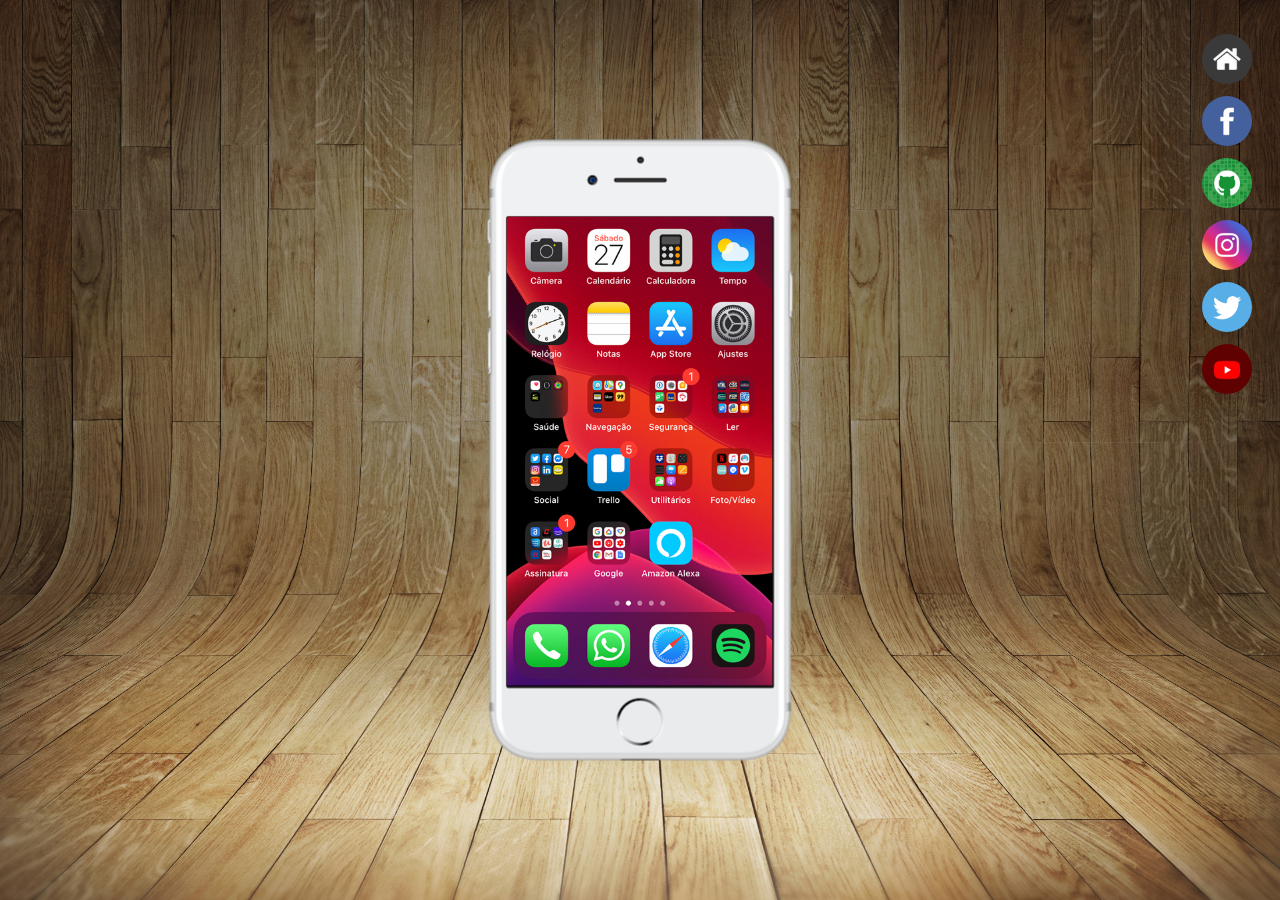
<file: index.html>
<!DOCTYPE html>
<html lang="pt-br">
<head>
    <meta charset="UTF-8">
    <meta name="viewport" content="width=device-width, initial-scale=1.0">
    <title>Projeto Social midia</title>
    <link rel="shortcut icon" href="favicon.ico" type="image/x-icon">
    <link rel="stylesheet" href="estilo/style.css">
</head>
<body>
    <main>
        <section id="celular">
            <iframe name="tela" id="tela" src="if.html" frameborder="0"></iframe>
        </section>

        <section id="rede-social">
            <a href="if.html" target="tela"><img src="imagens/logo-home.jpg" alt="home"></a> <br>
            <a href="facebook.html" target="tela"><img src="imagens/logo-facebook.jpg" alt="logo-facebook"></a> <br>
            <a href="github.html" target="tela"><img src="imagens/logo-github.jpg" alt="github"></a> <br>
            <a href="instagram.html" target="tela"><img src="imagens/logo-instagram.jpg" alt="instagram"></a> <br>
            <a href="twitter.html" target="tela"><img src="imagens/logo-twitter.jpg" alt="twitter"></a> <br>
            <a href="youtube.html" target="tela"><img src="imagens/logo-youtube.jpg" alt="youtube"></a>
        </section>
    </main>
</body>
</html>
</file>
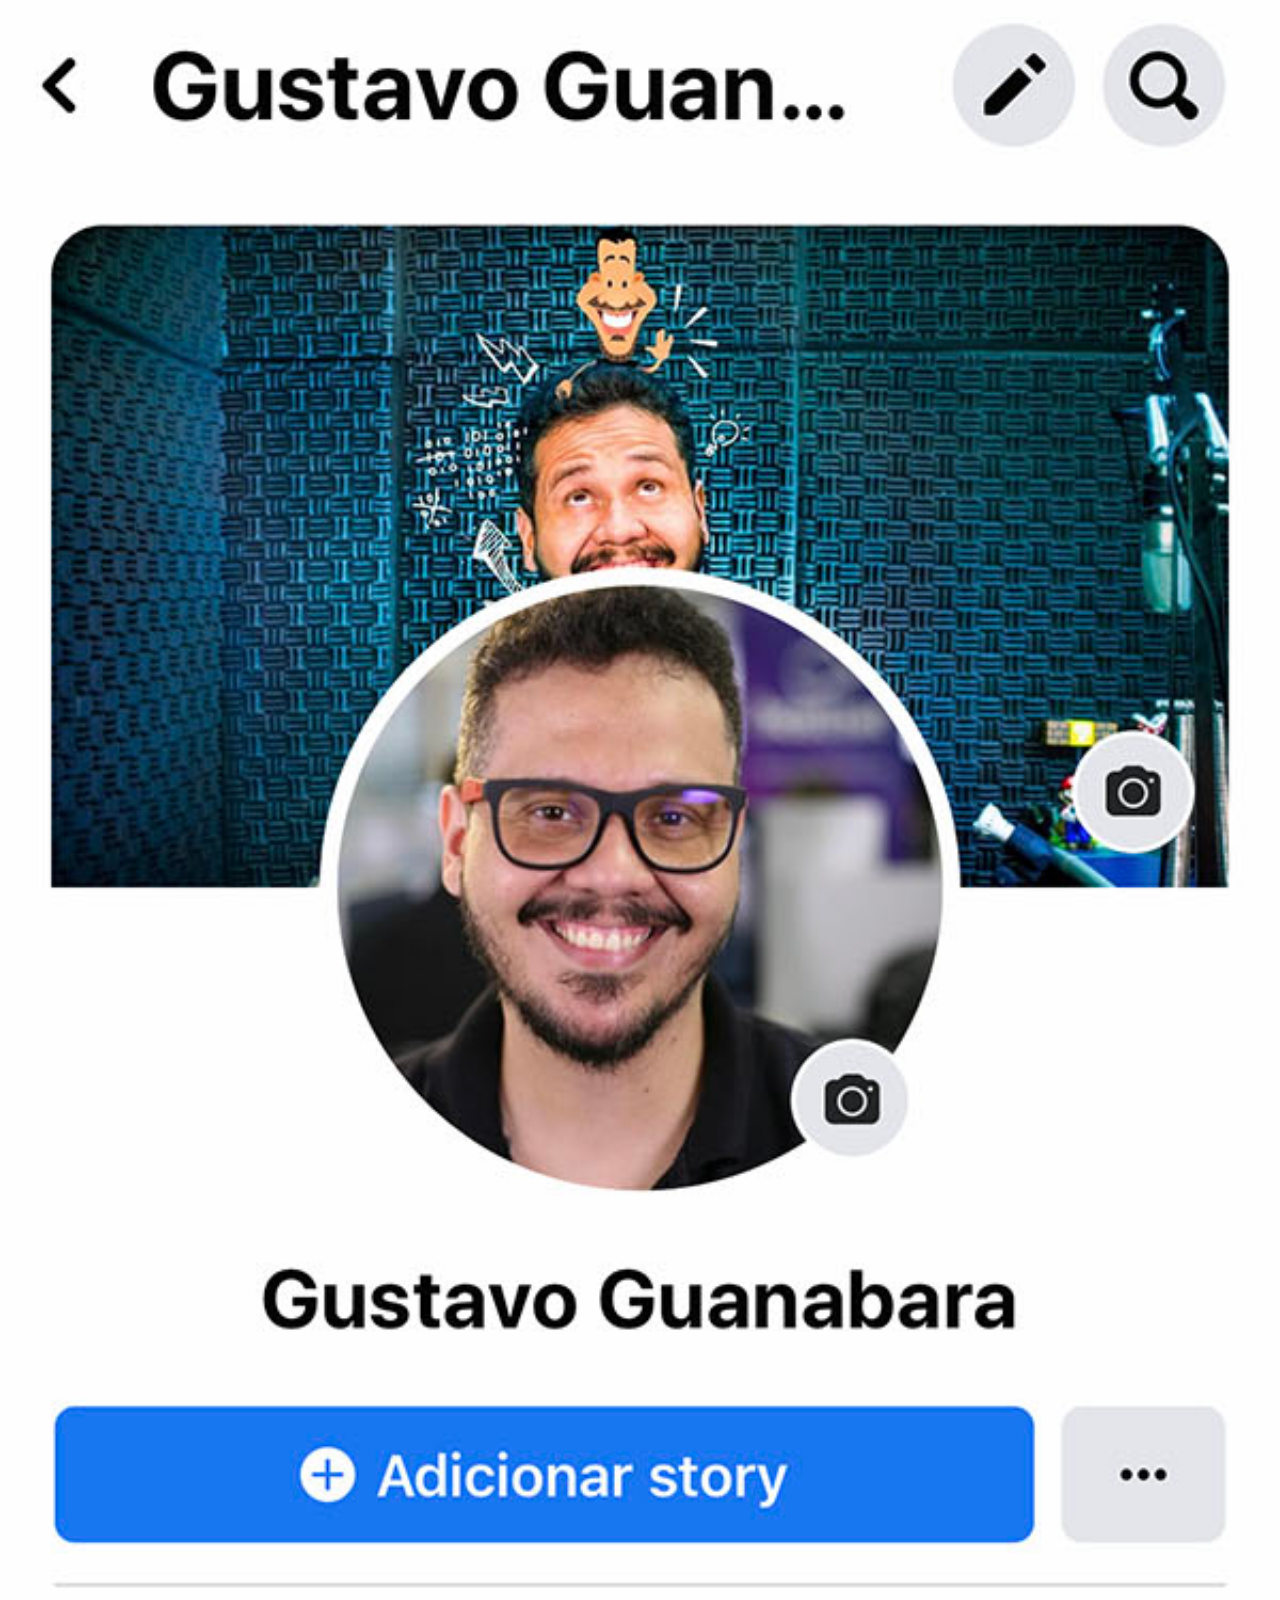
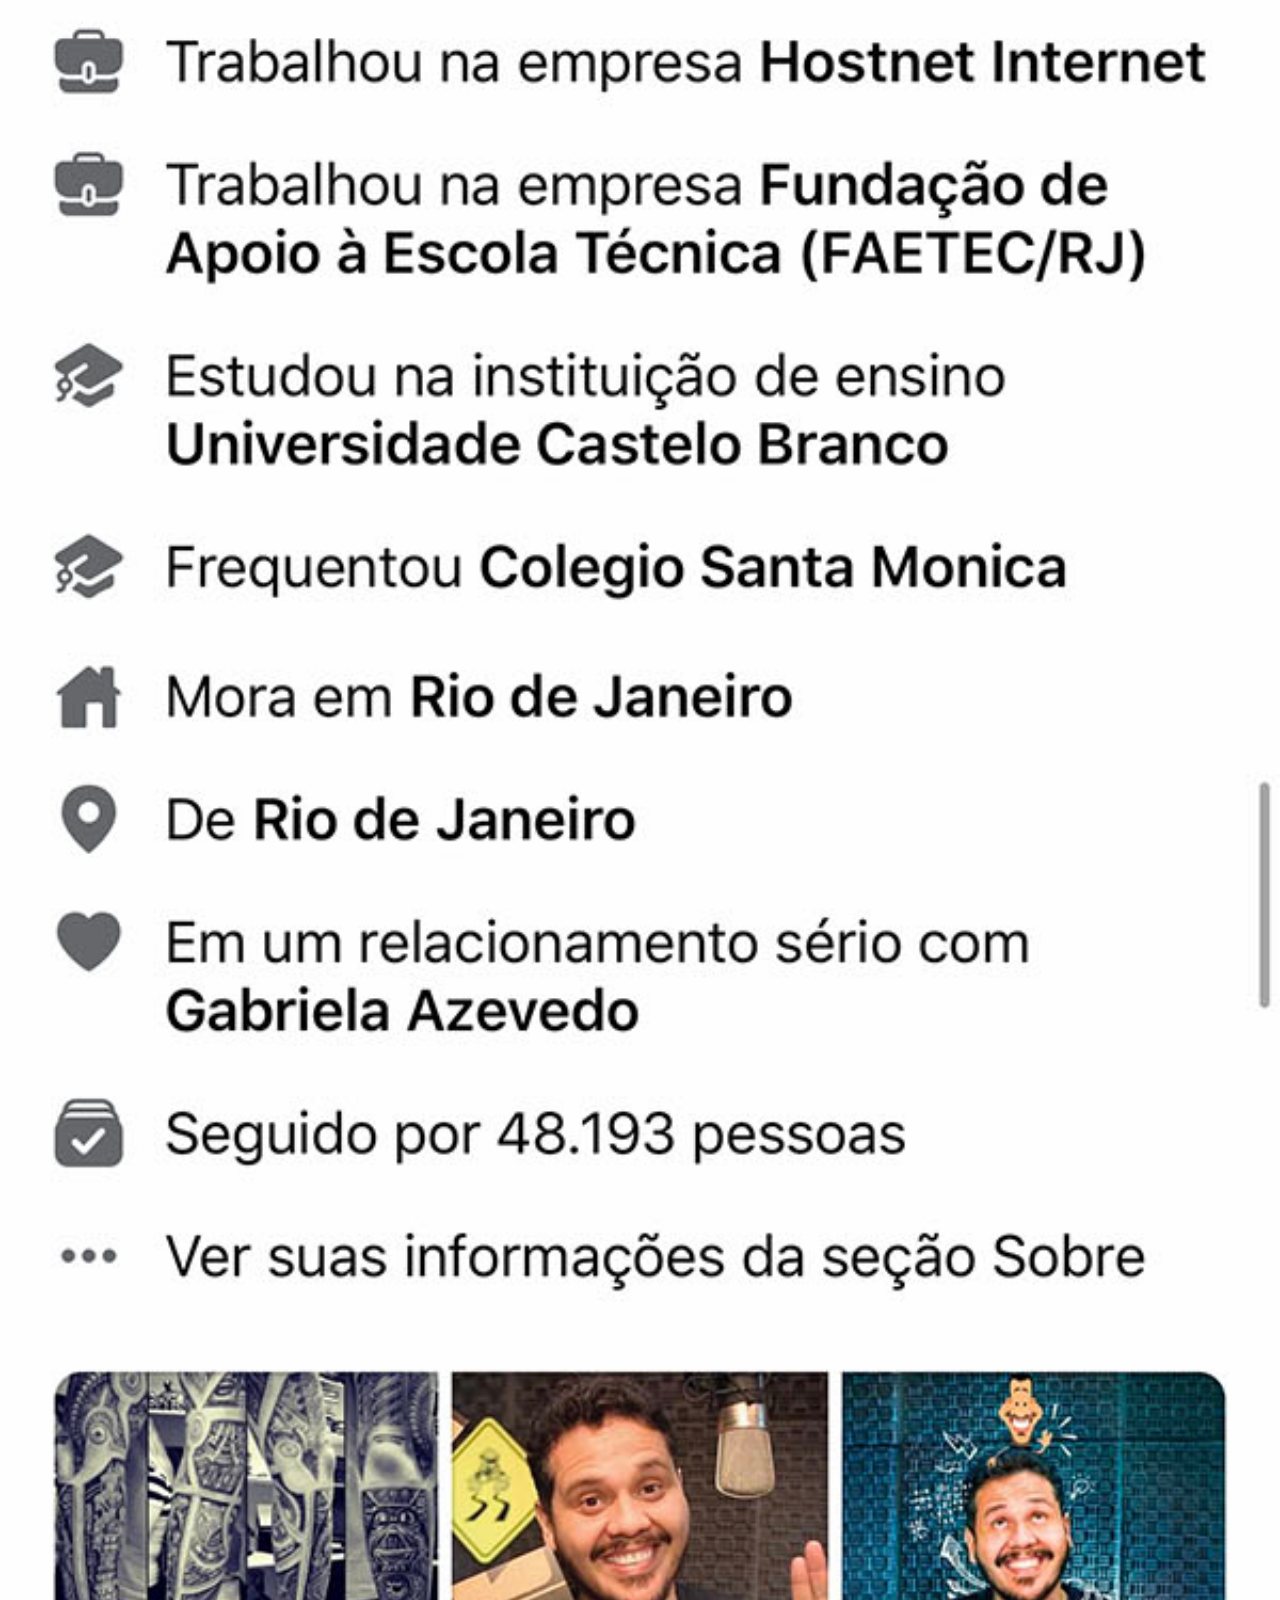
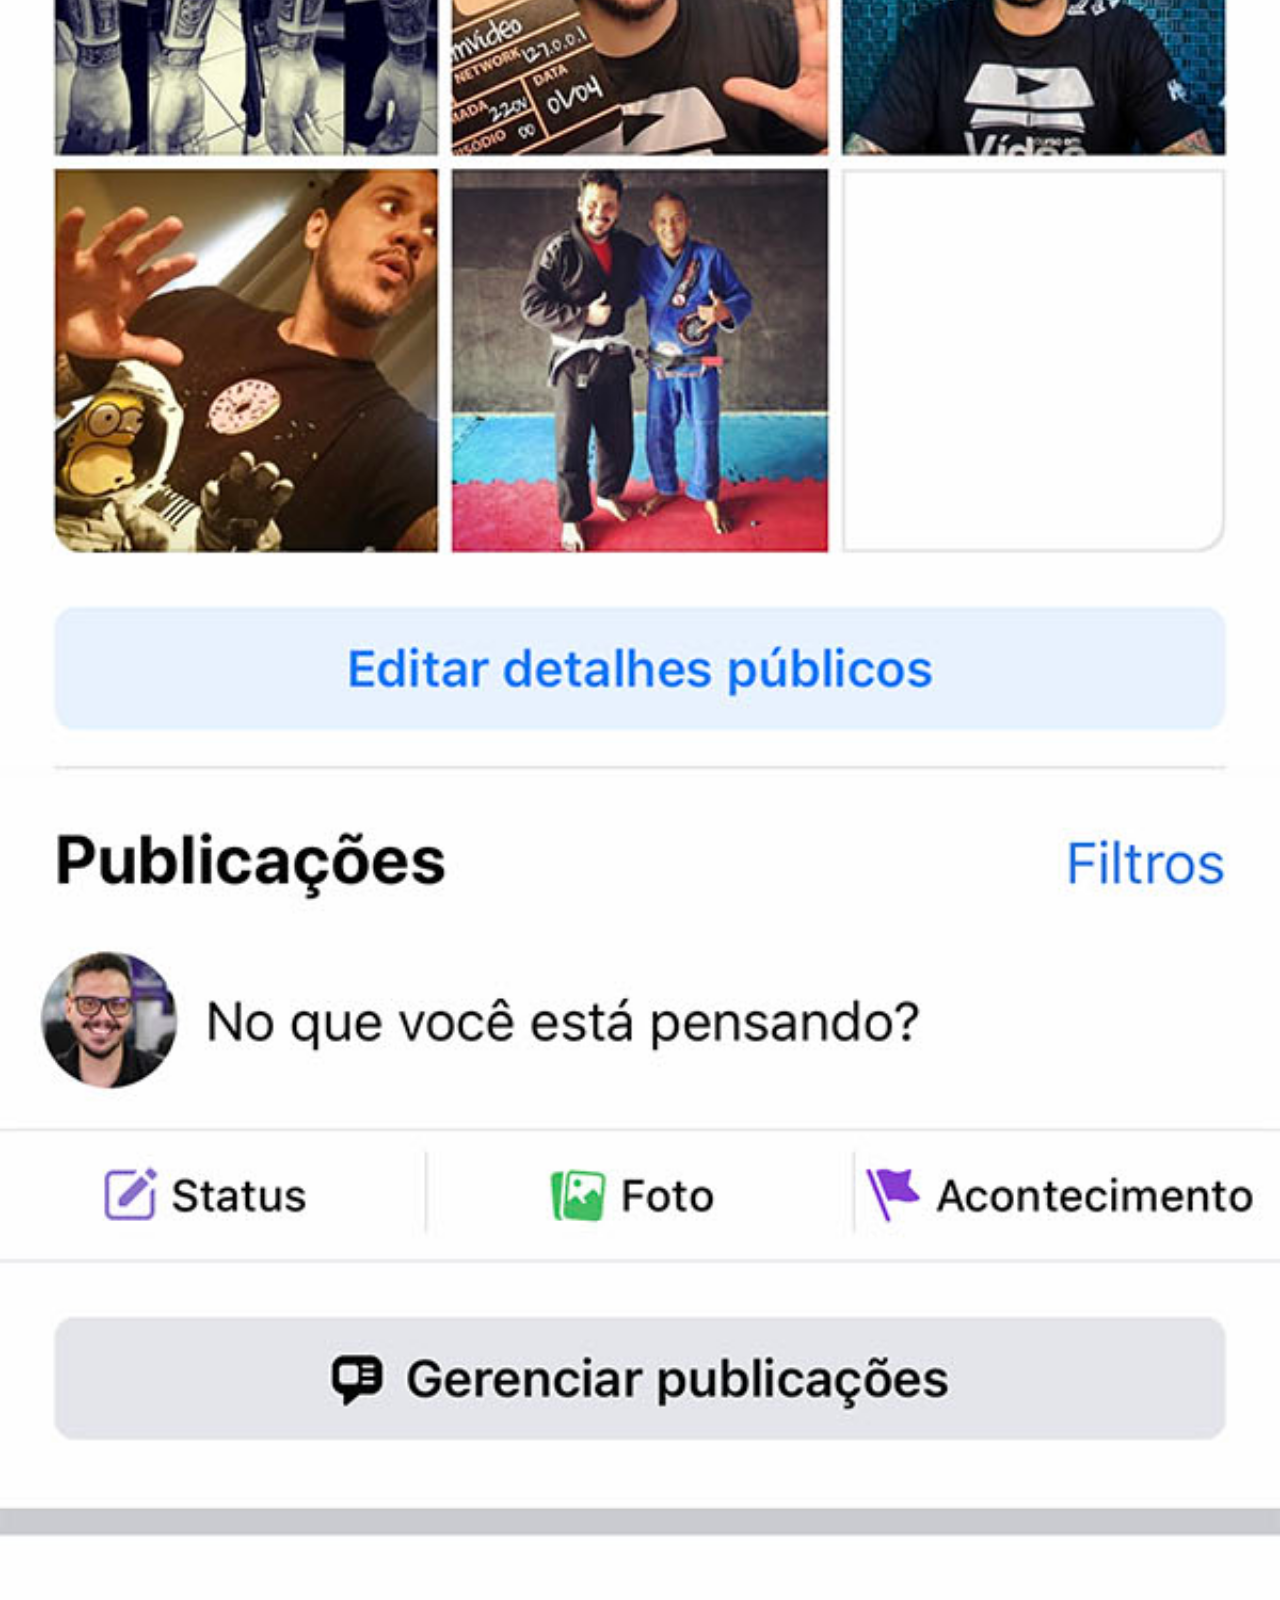
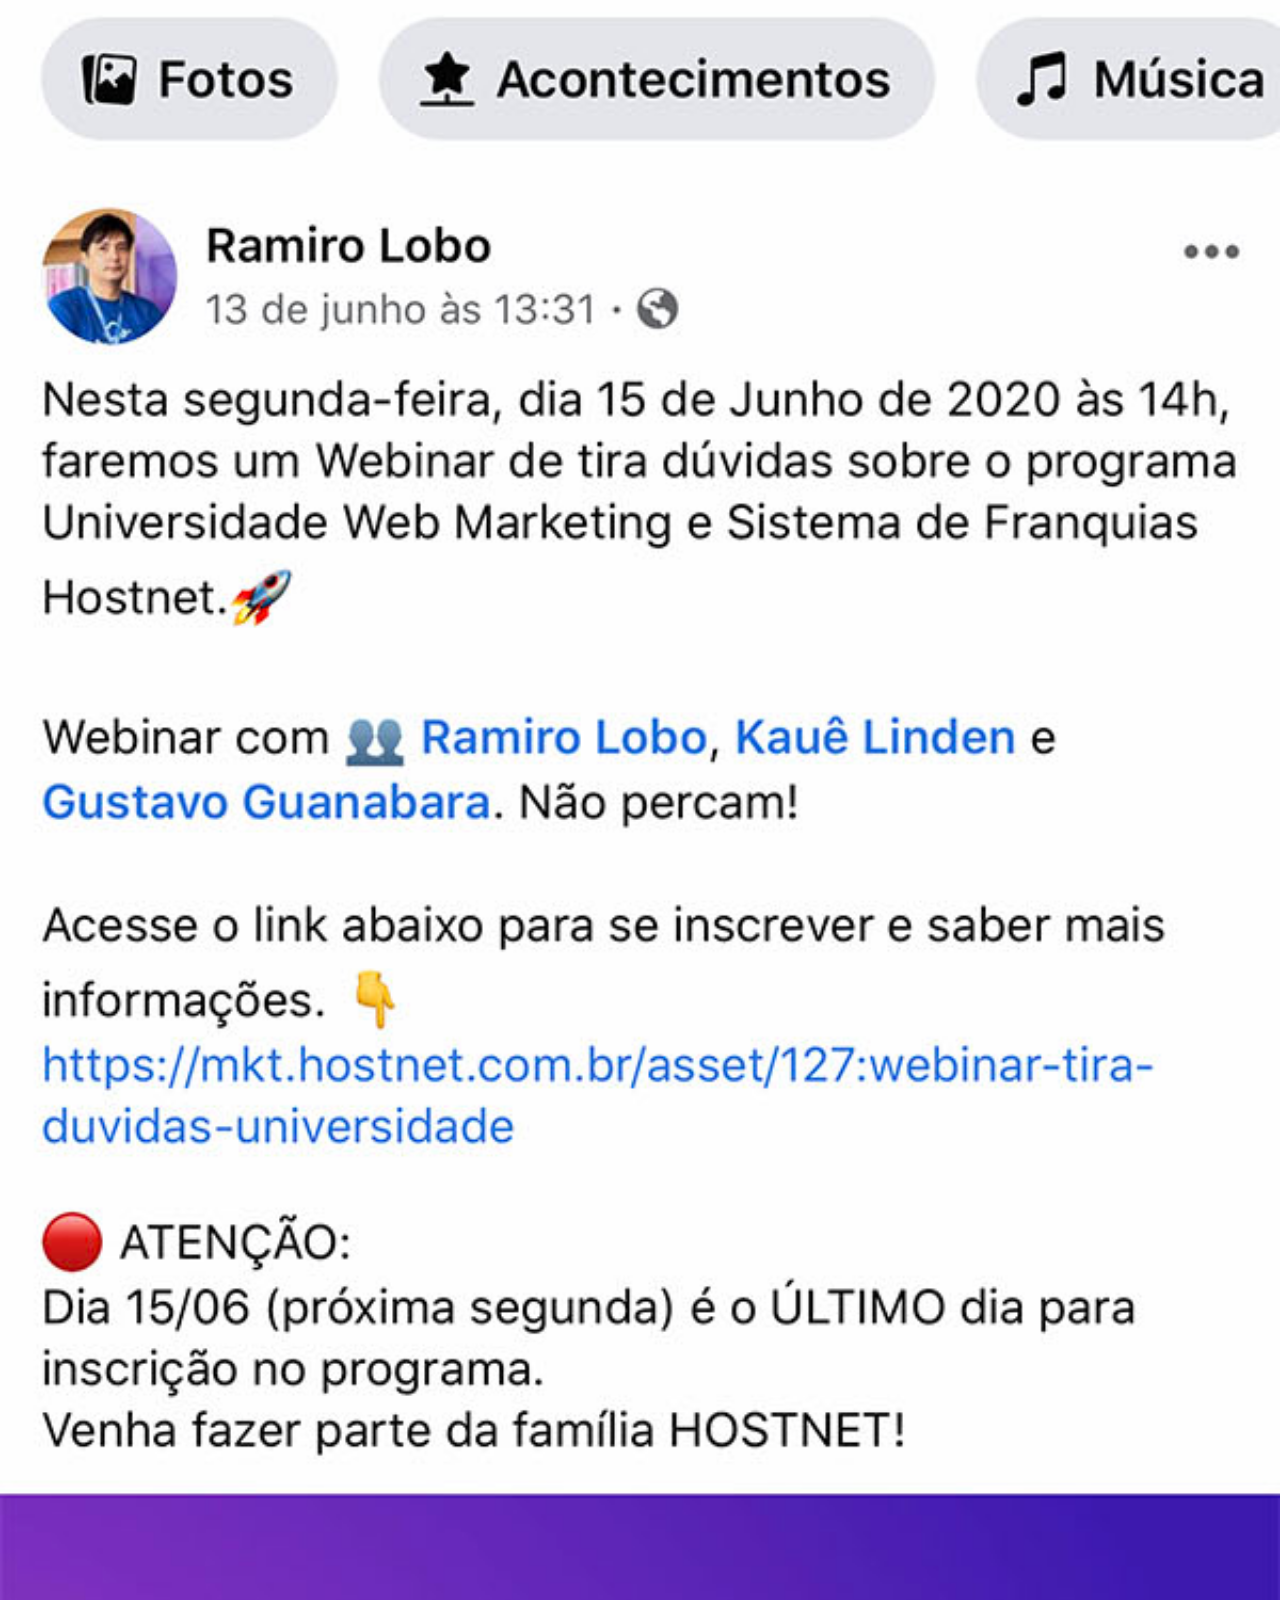
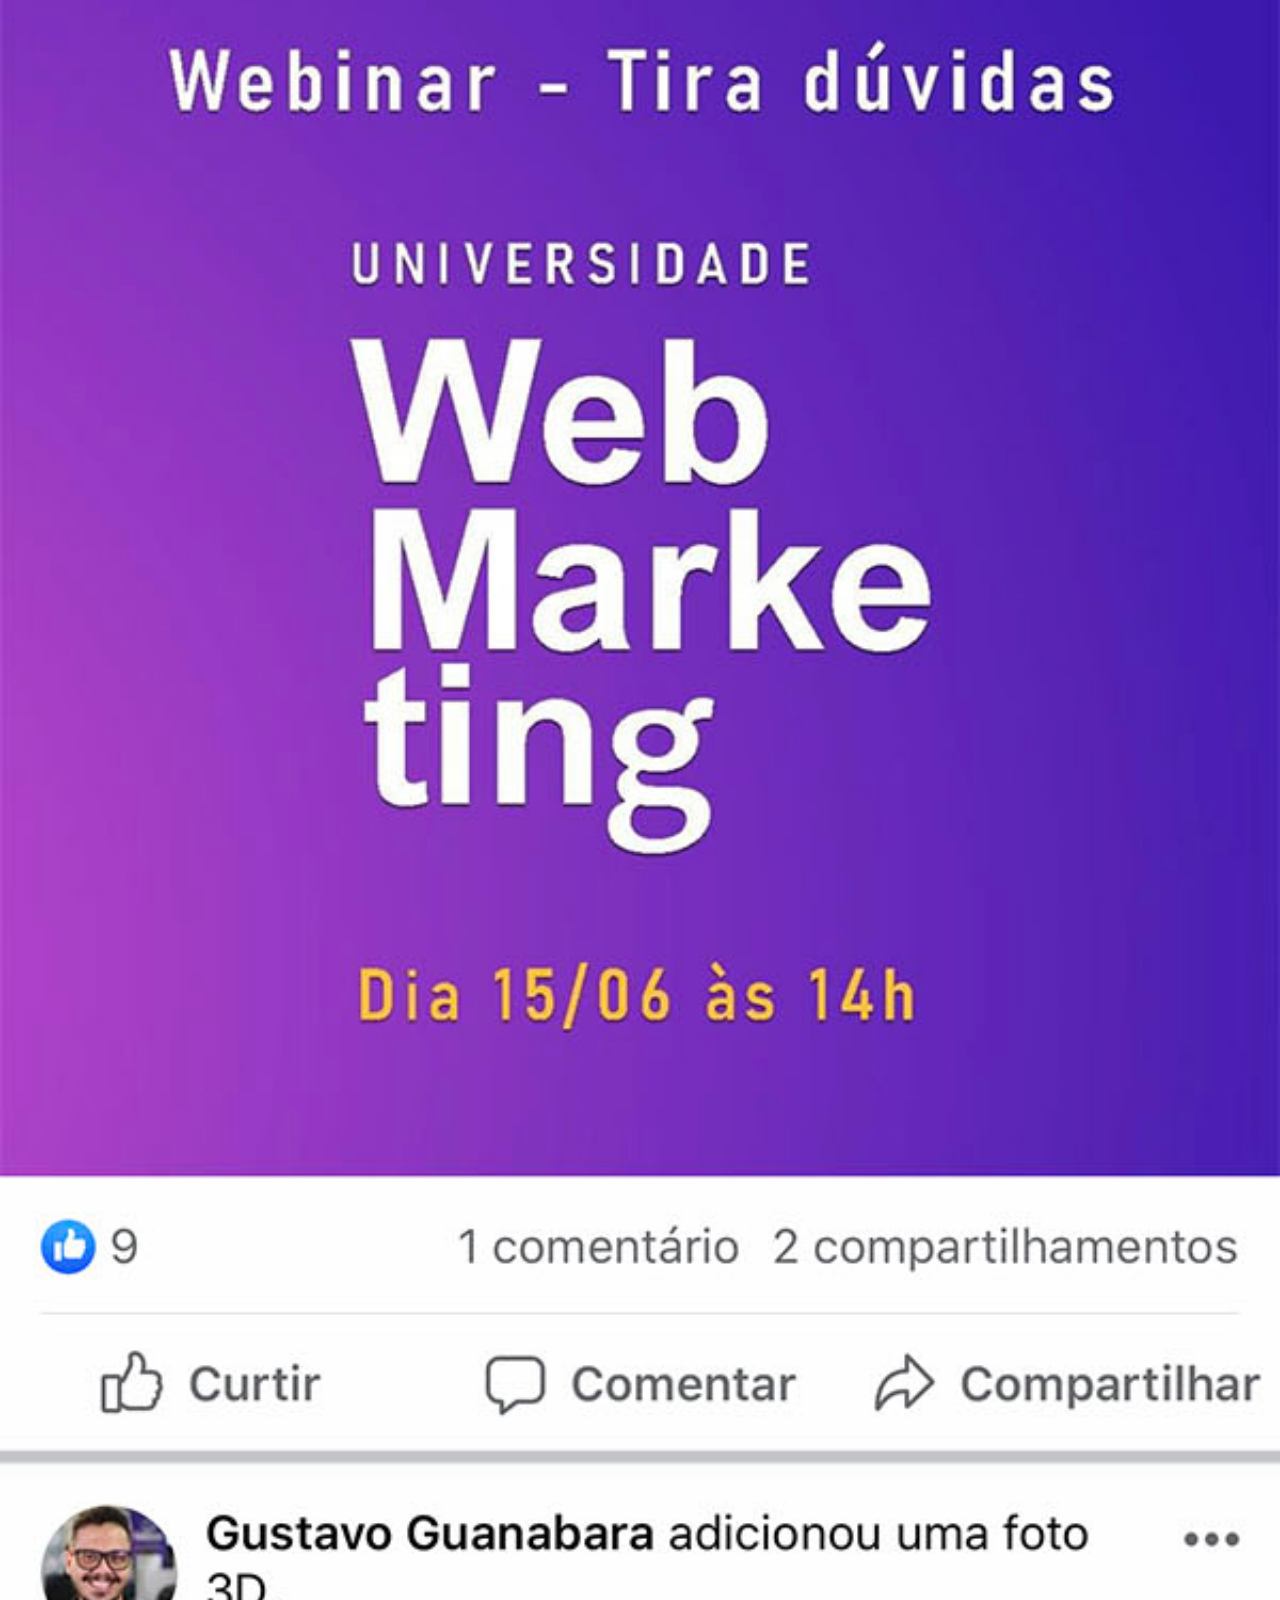
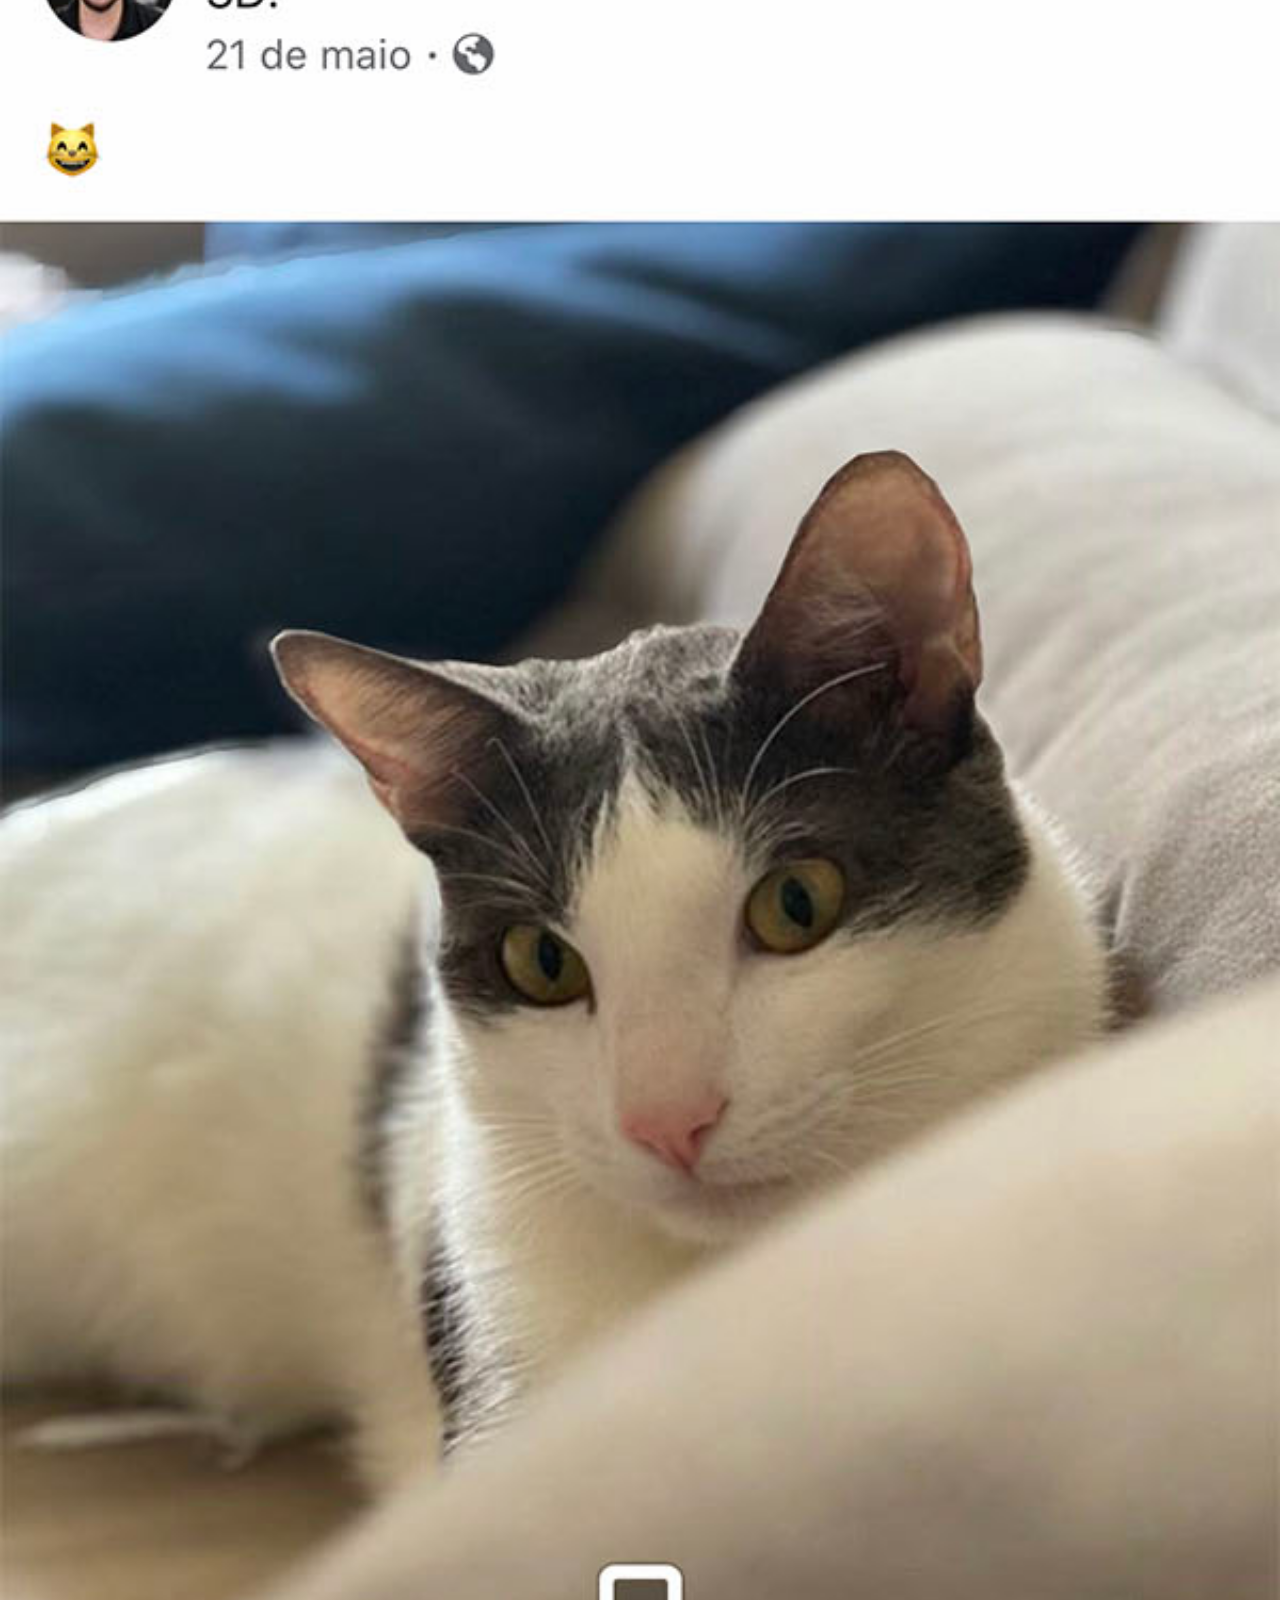
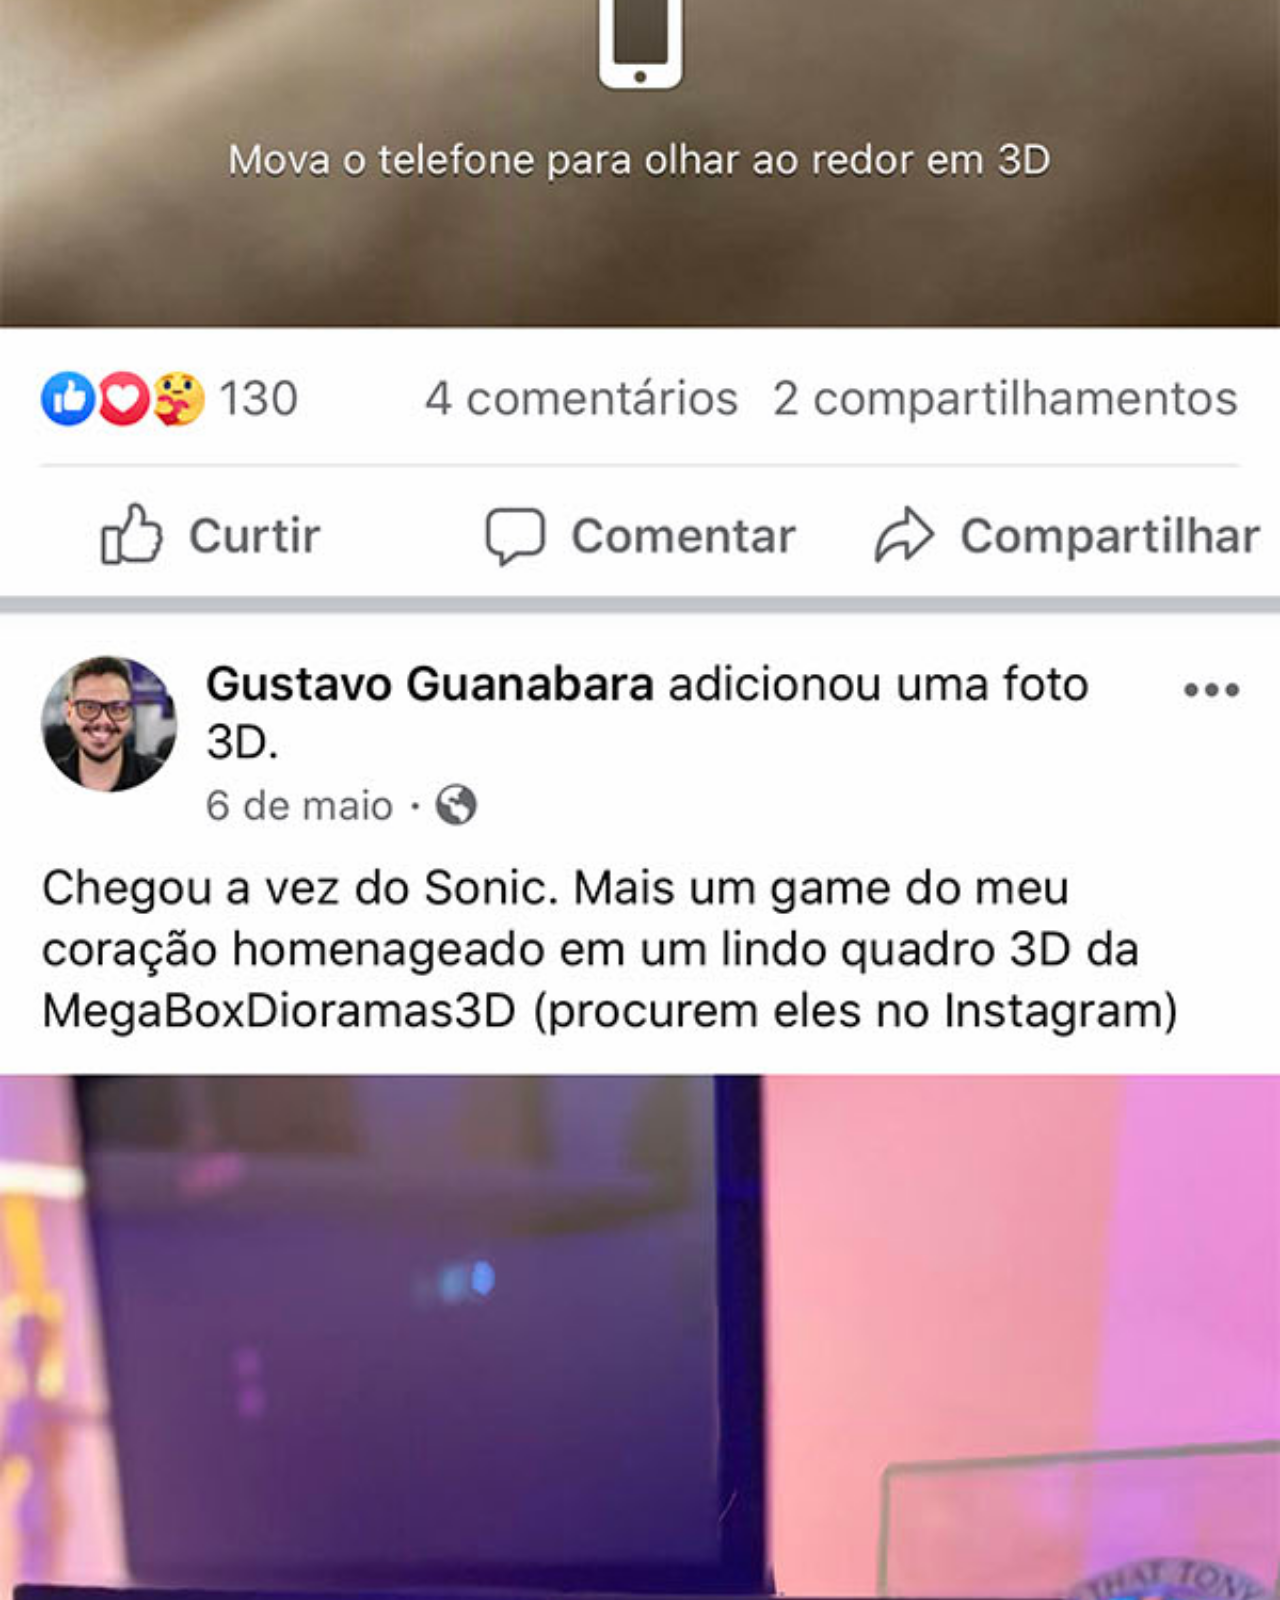
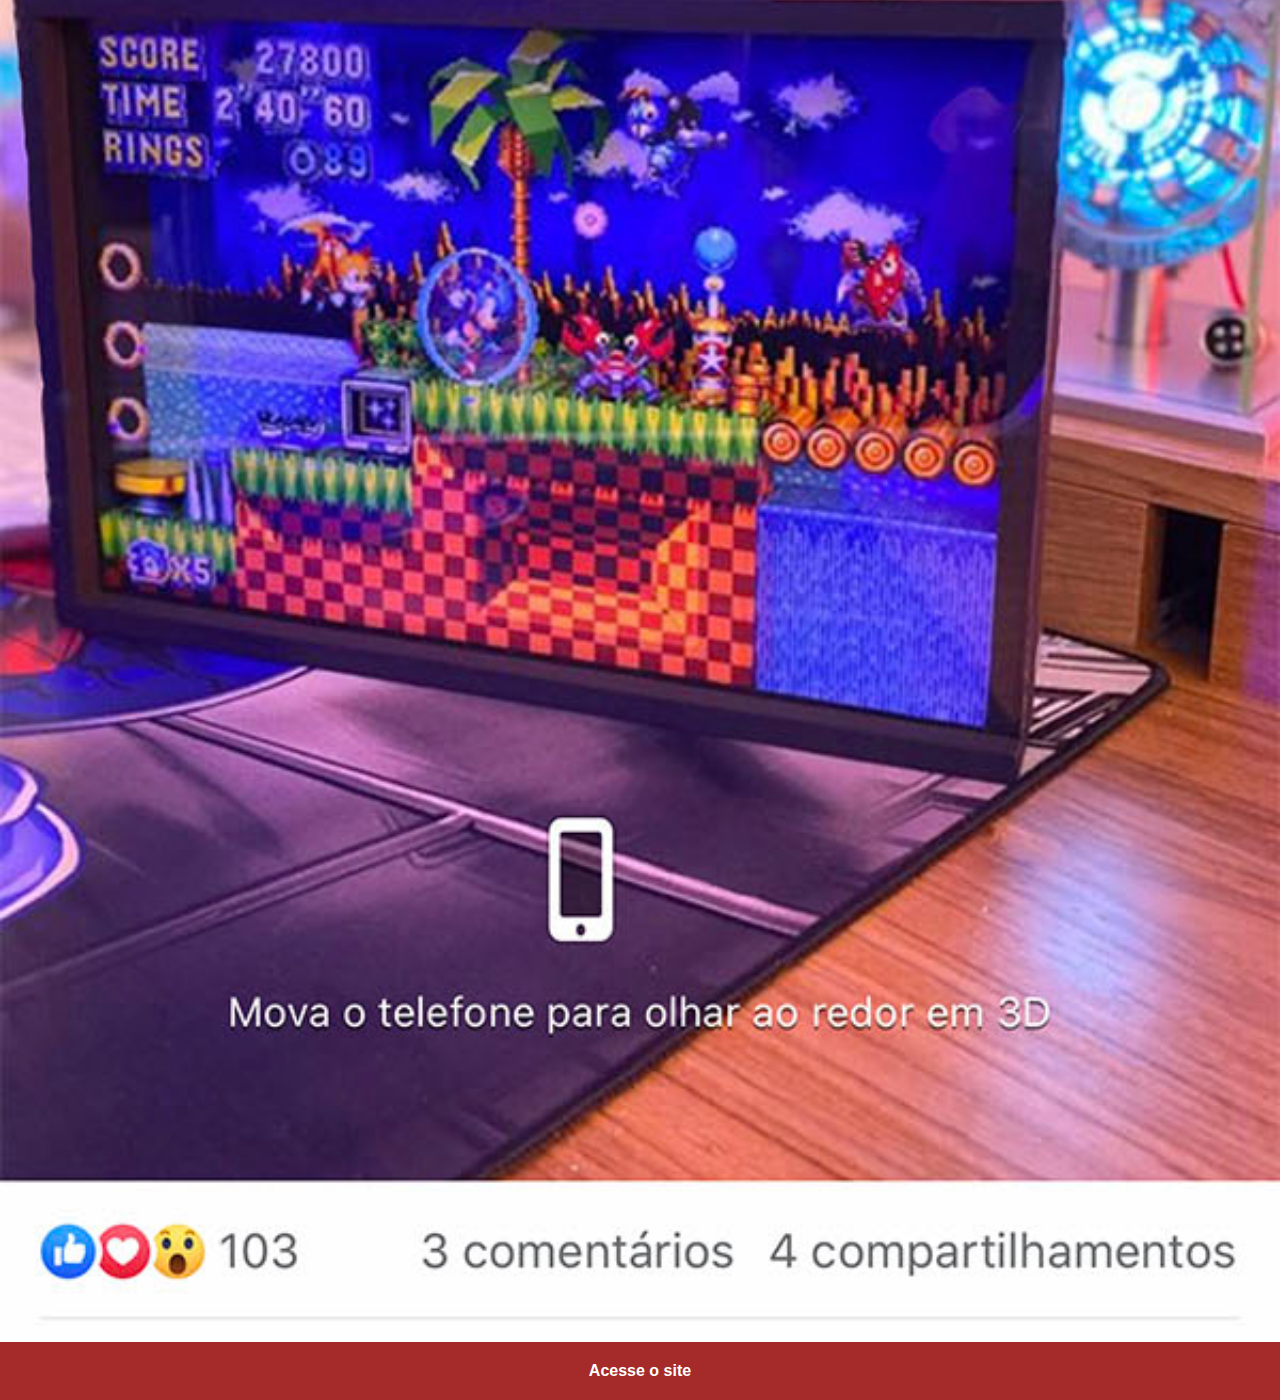
<file: facebook.html>
<!DOCTYPE html>
<html lang="pt-br">
<head>
    <meta charset="UTF-8">
    <meta name="viewport" content="width=device-width, initial-scale=1.0">
    <title>facebook</title>
    <link rel="stylesheet" href="estilo/redes.css">
</head>
<body>
    <img src="imagens/tela-facebook.jpg" alt="">
    <a href="https://www.facebook.com/gustavoguanabara/?locale=pt_BR" target="_blank">Acesse o site</a>
</body>
</html>
</file>
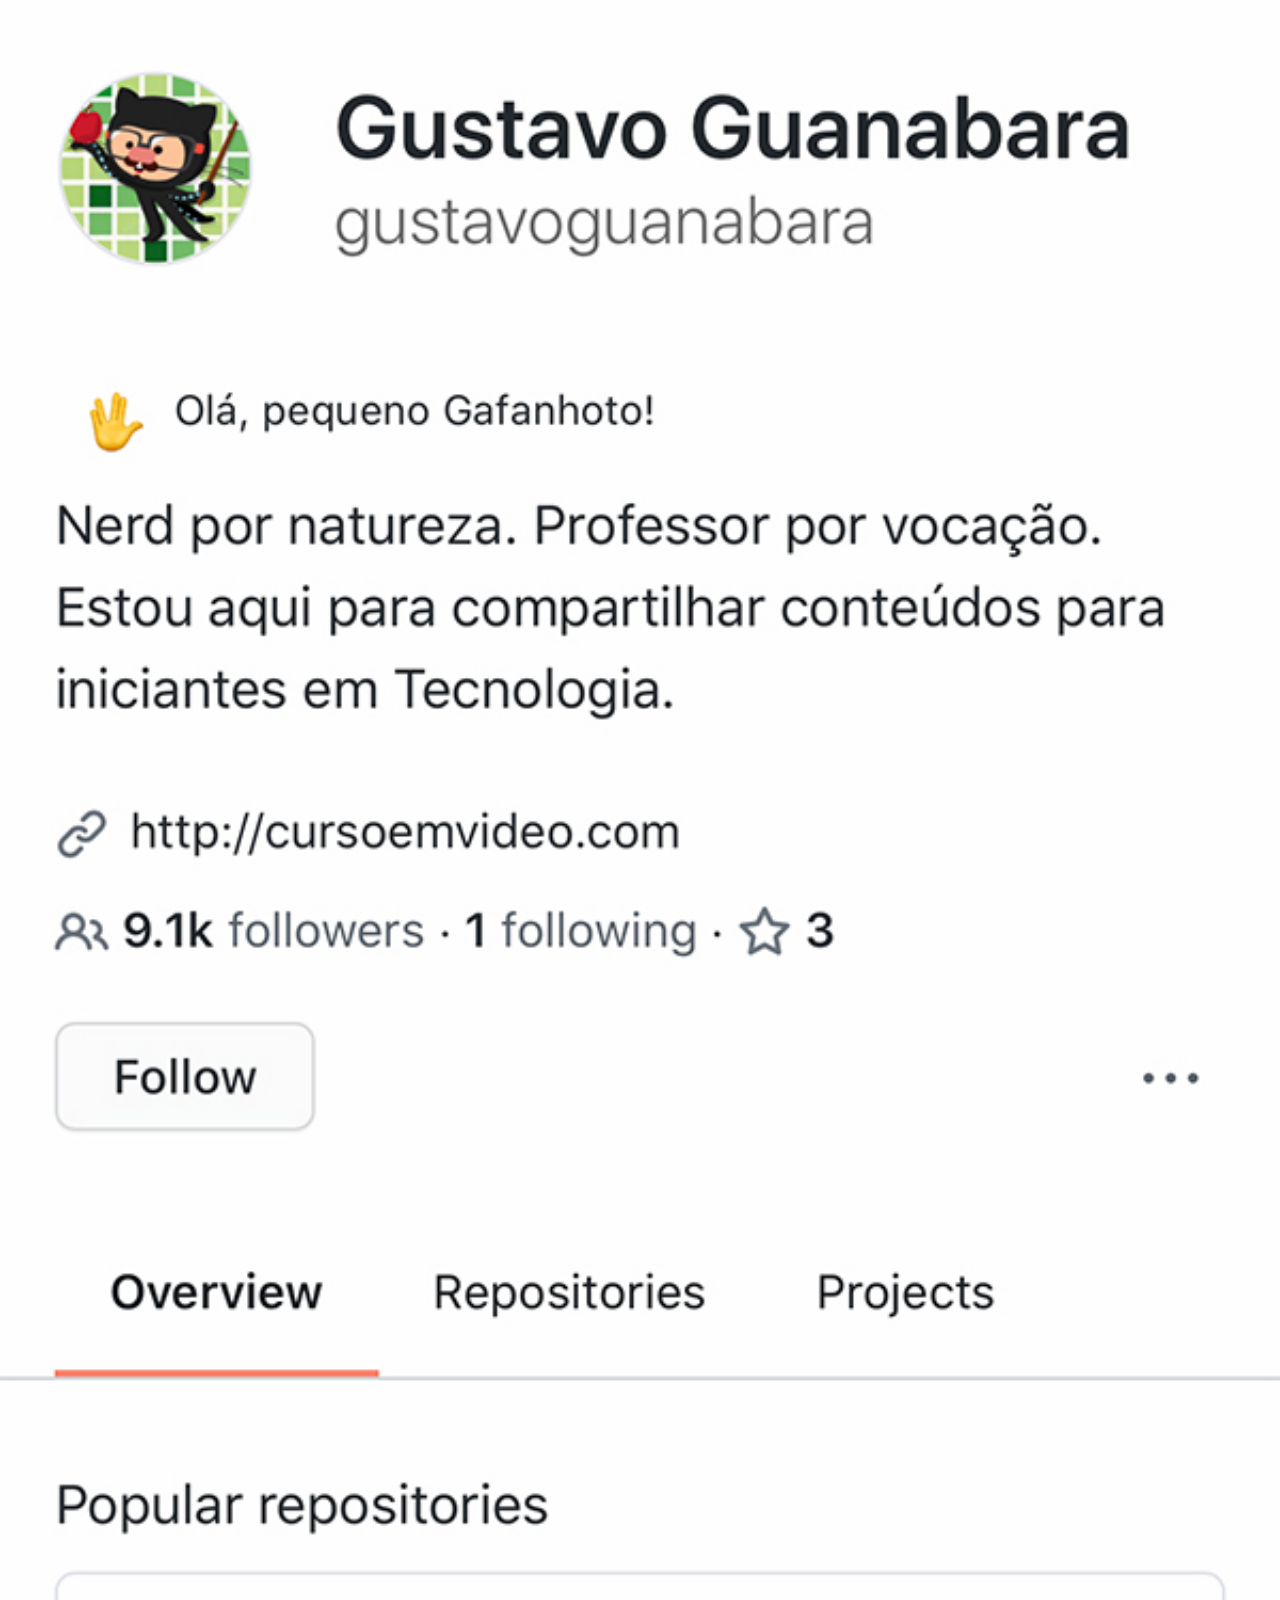
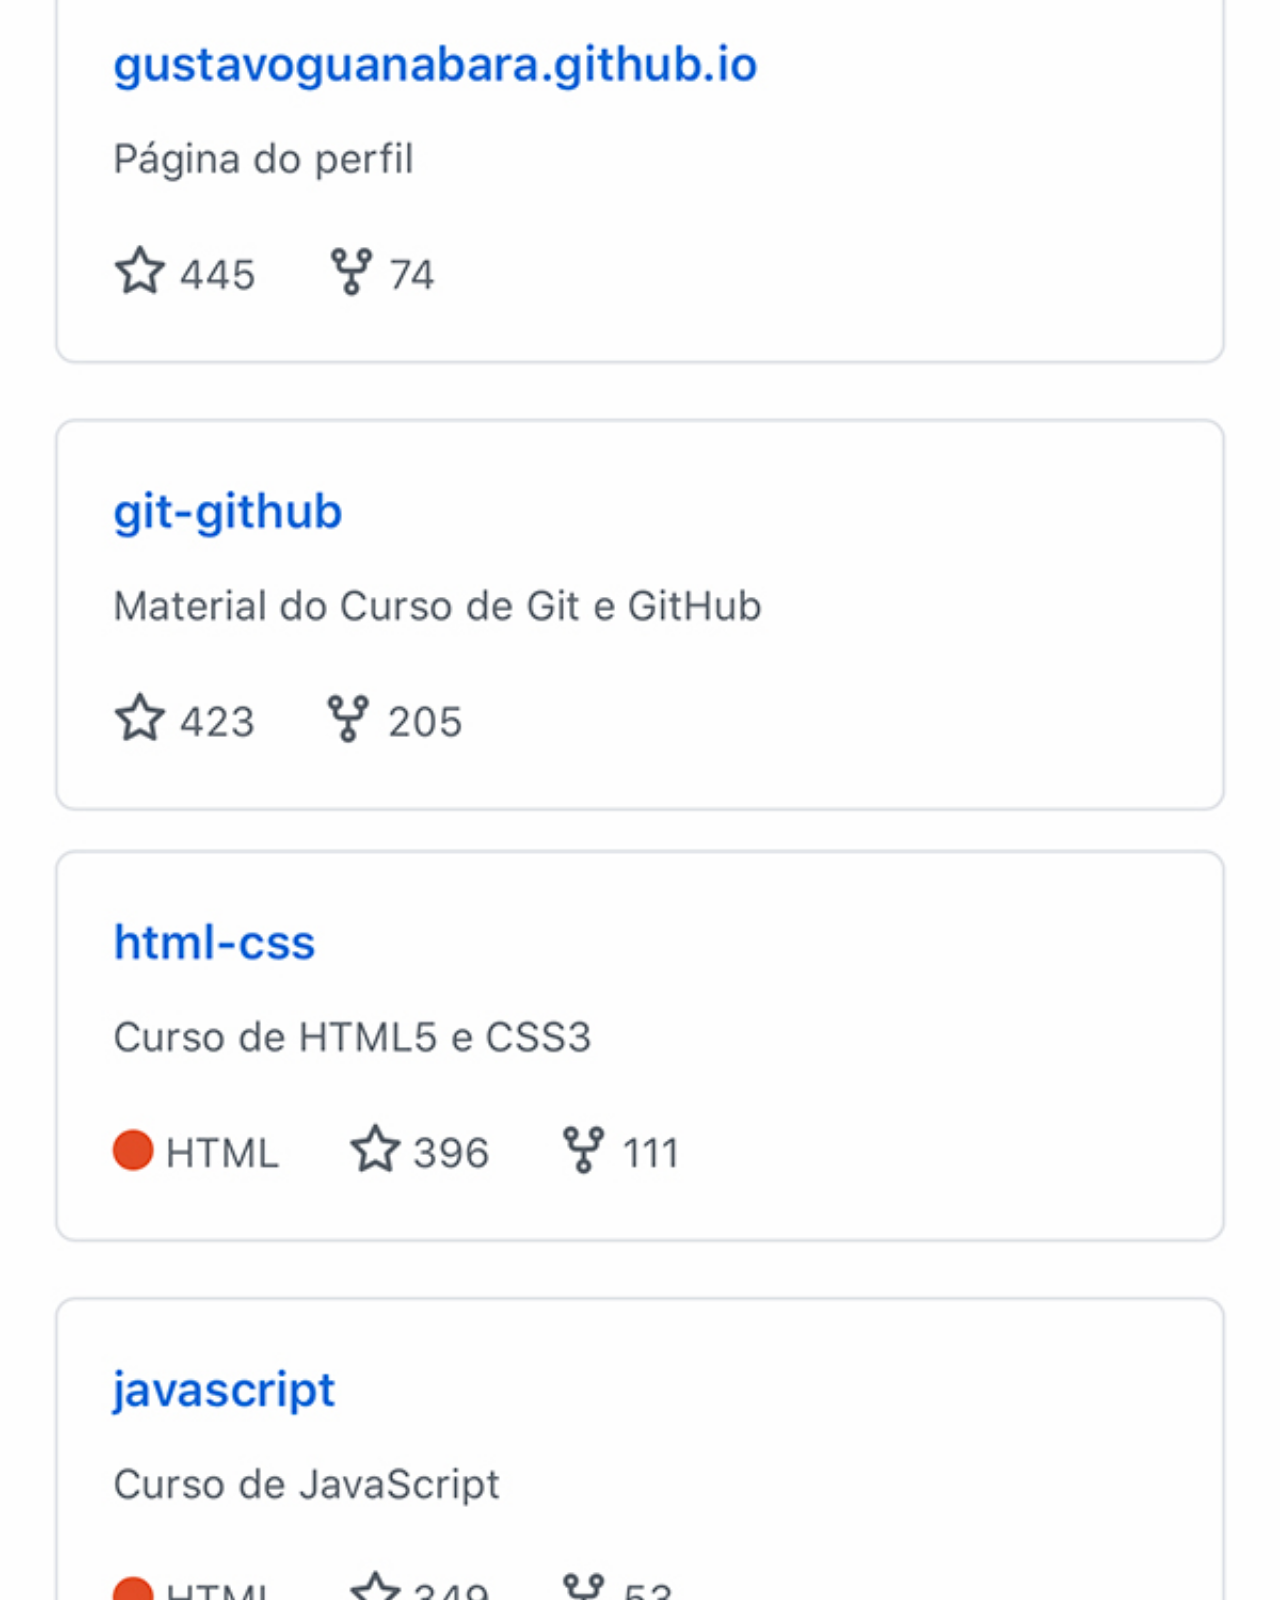
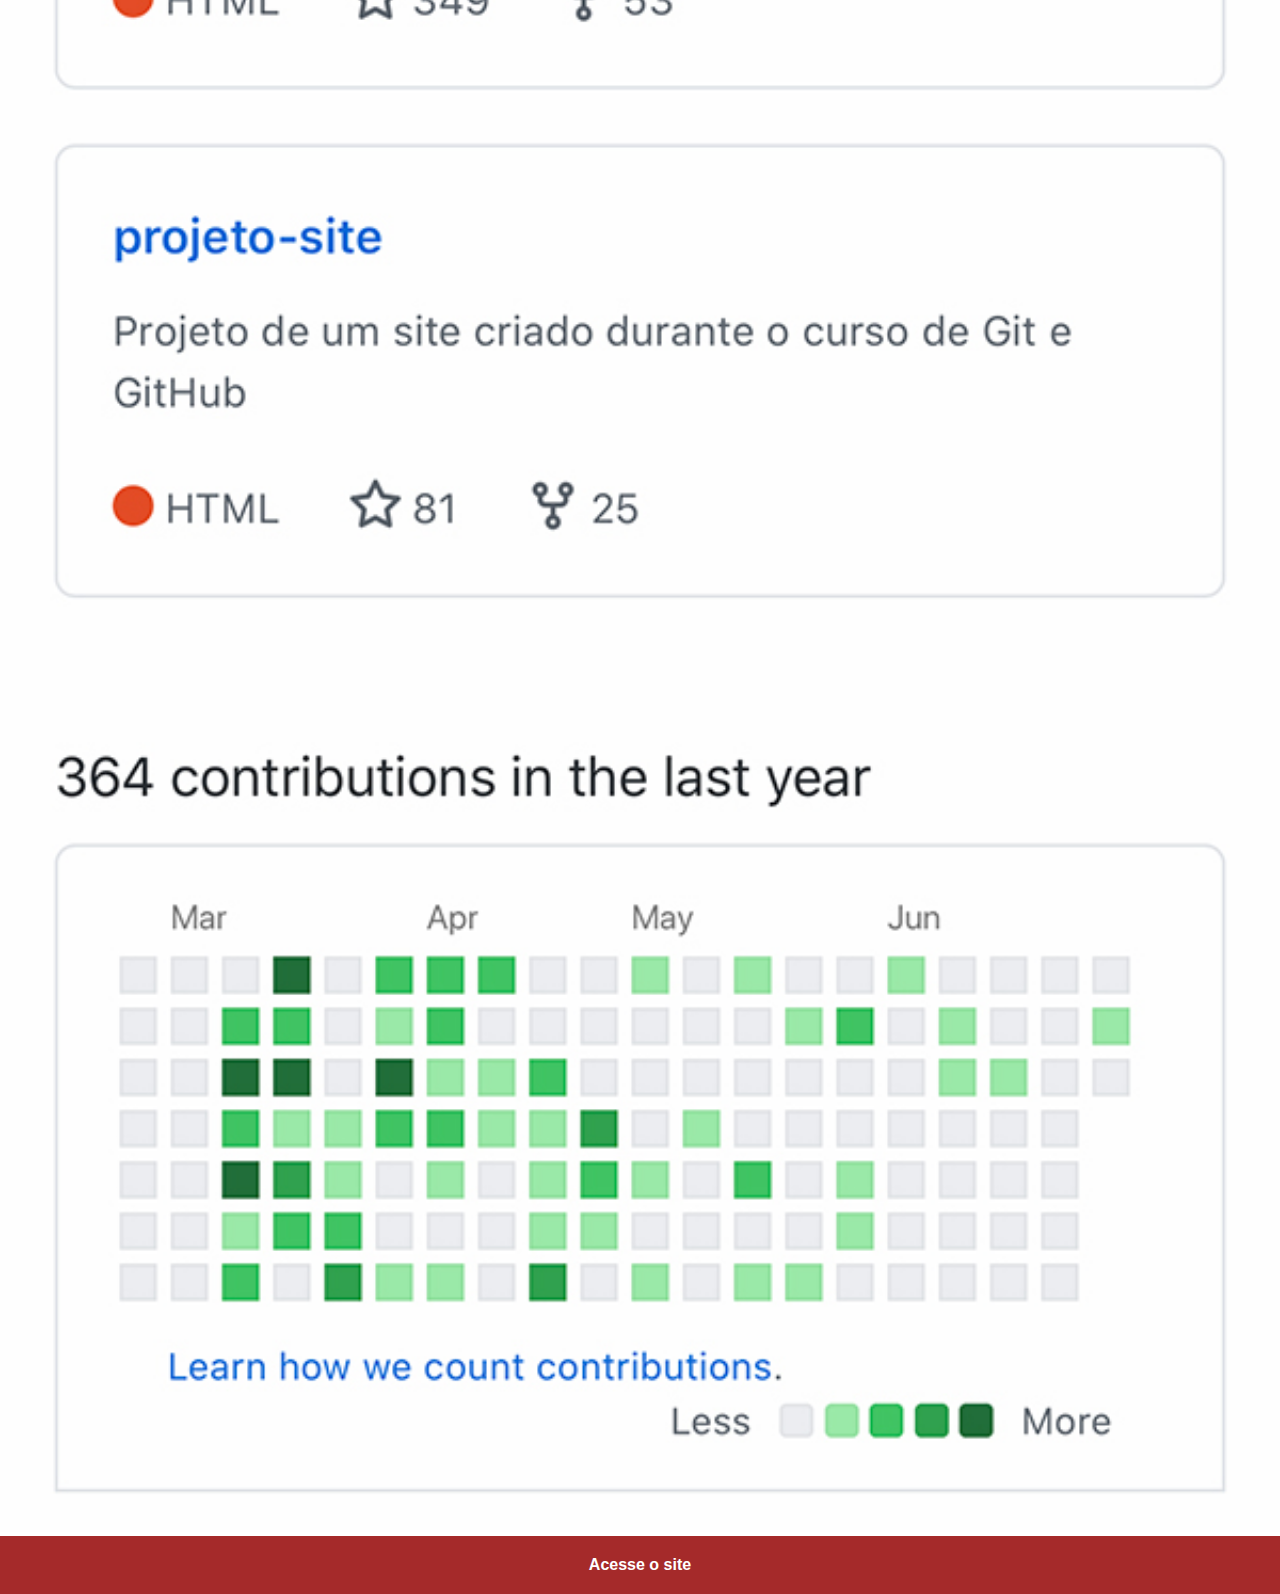
<file: github.html>
<!DOCTYPE html>
<html lang="pt-br">
<head>
    <meta charset="UTF-8">
    <meta name="viewport" content="width=device-width, initial-scale=1.0">
    <title>github</title>
    <link rel="stylesheet" href="estilo/redes.css">
</head>
<body>
    <img src="imagens/tela-github.jpg" alt="">
    <a href="https://github.com/gustavoguanabara" target="_blank">Acesse o site</a>
</body>
</html>
</file>
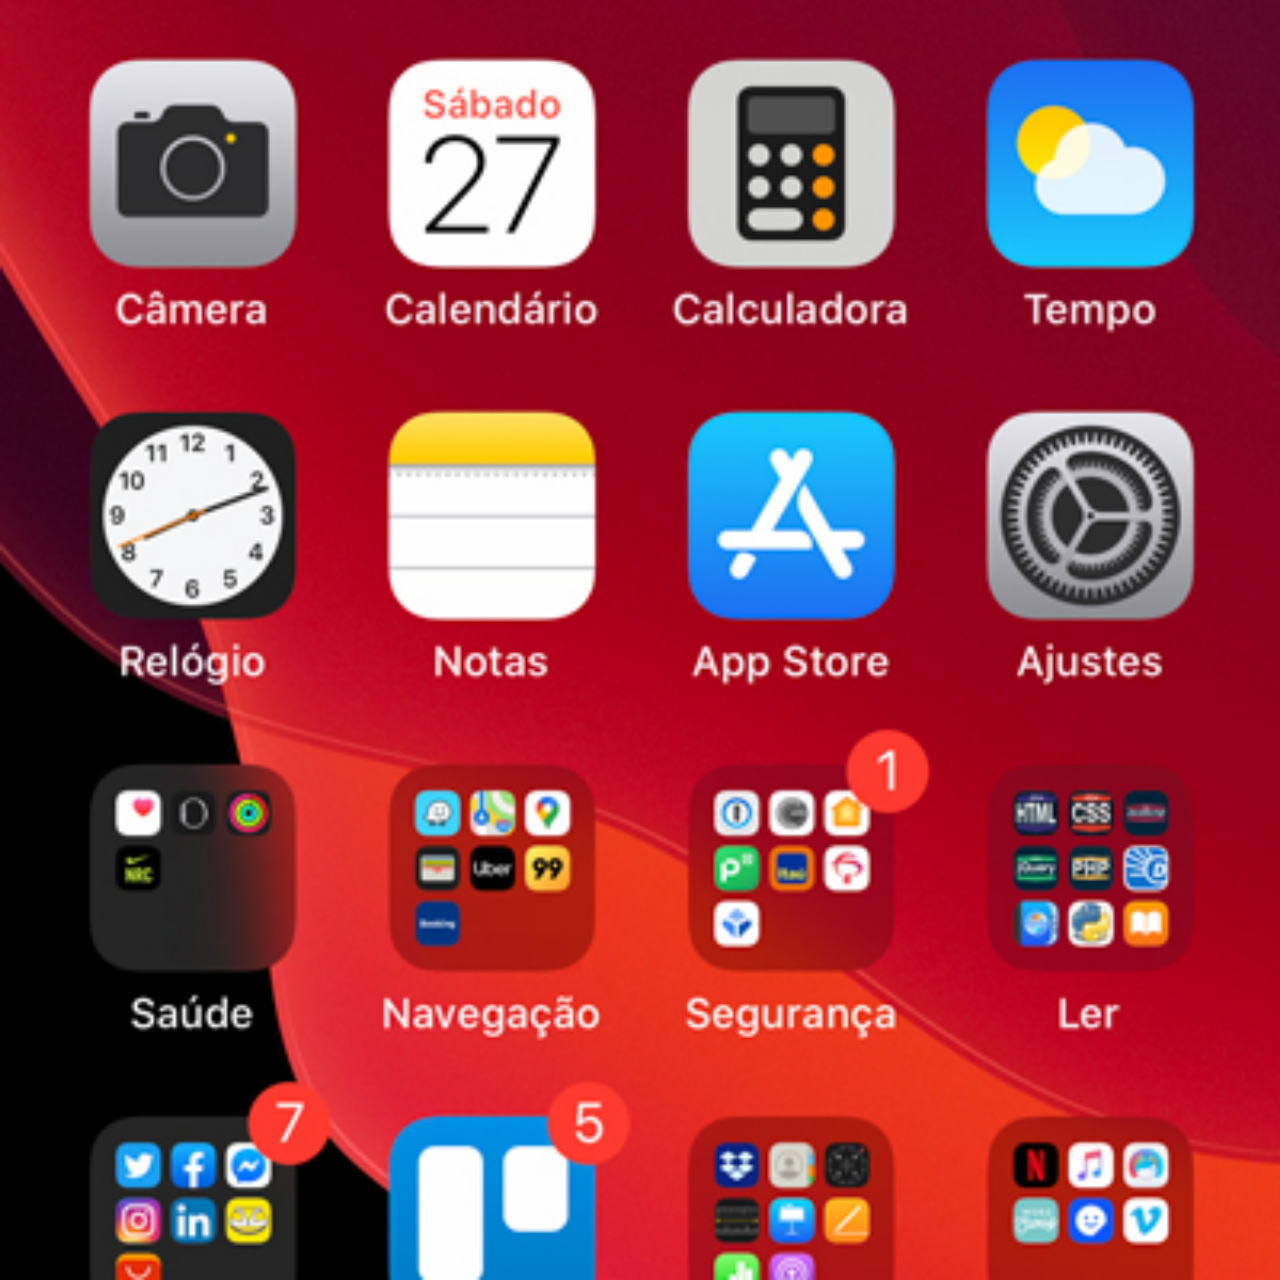
<file: if.html>
<!DOCTYPE html>
<html lang="pt-br">
<head>
    <meta charset="UTF-8">
    <meta name="viewport" content="width=device-width, initial-scale=1.0">
    <title>Home</title>
    <style>
        * {
            margin: 0px;
            padding: 0px;
        }

        body {
            width: 50vh;
            height: 100vw;
            background: black url(imagens/tela-home.jpg) no-repeat top center;
            background-size: cover;
        }

    </style>
</head>
<body>
    
</body>
</html>
</file>
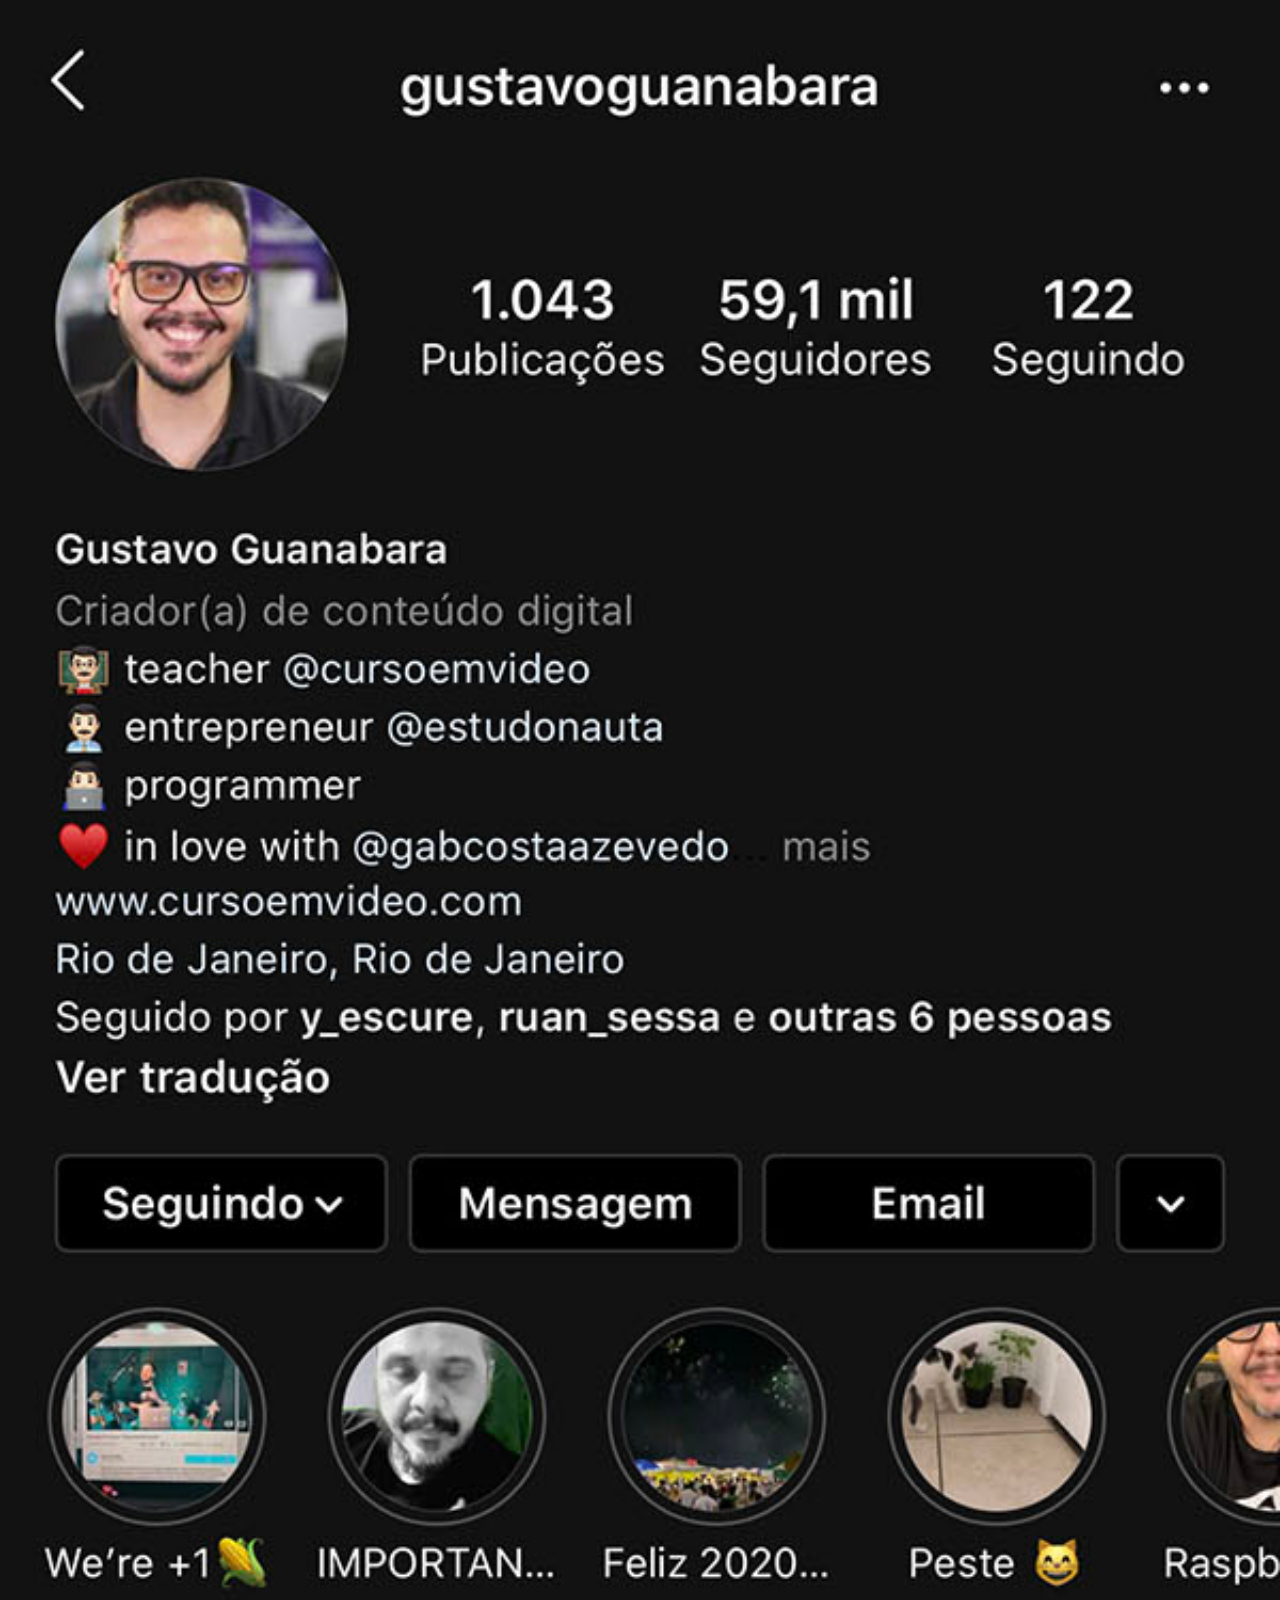
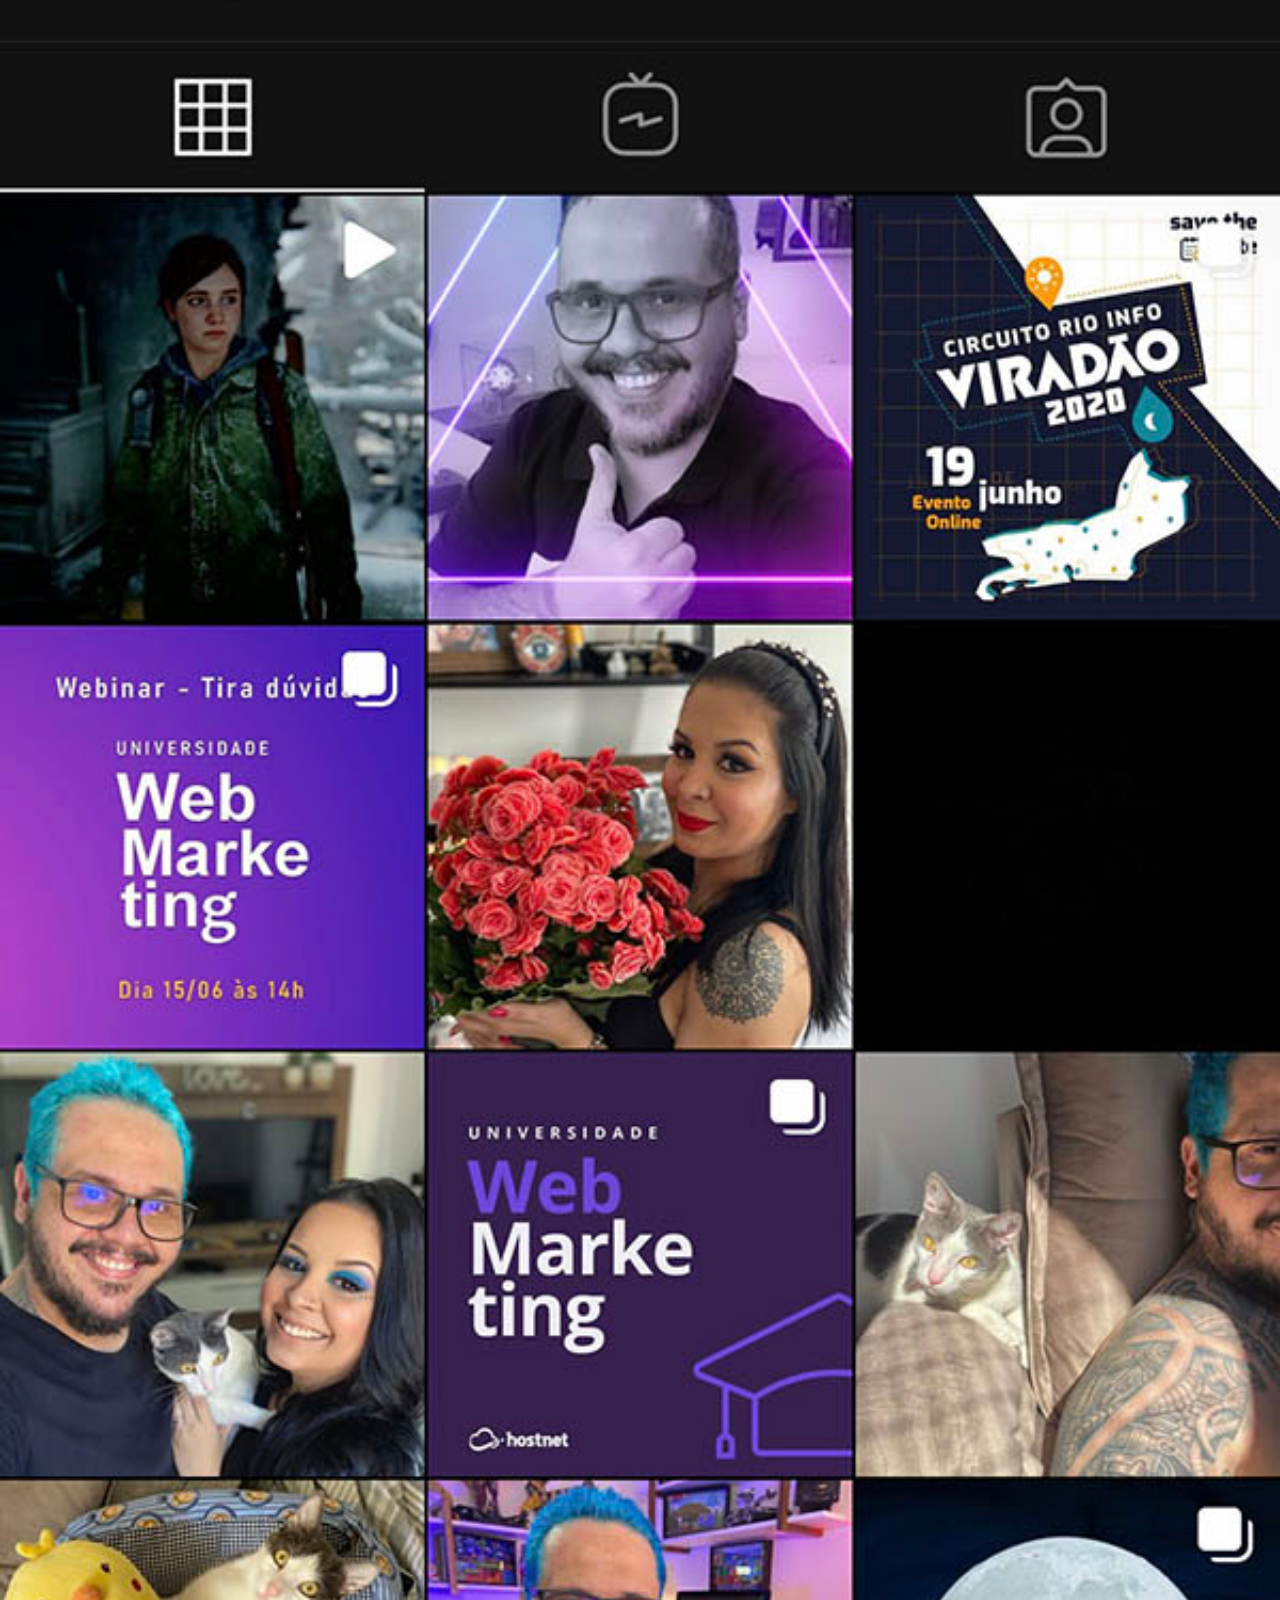
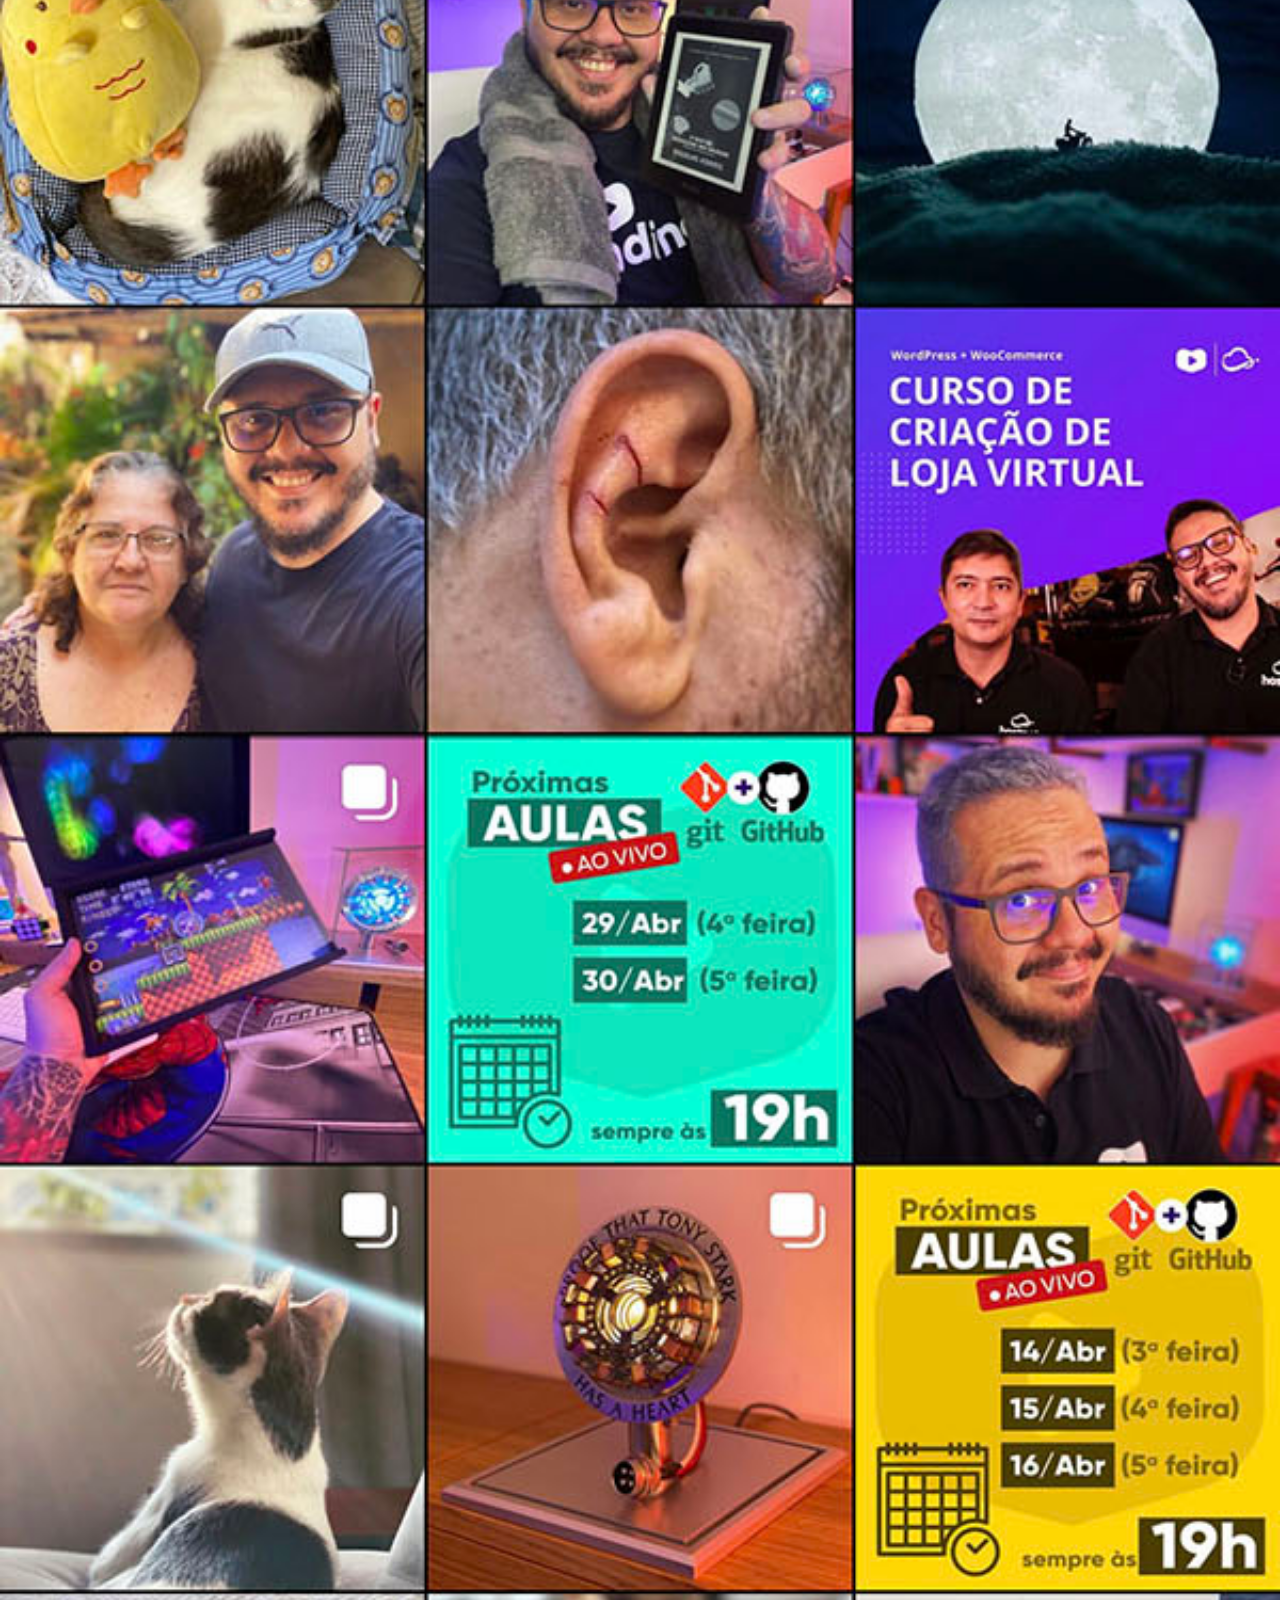
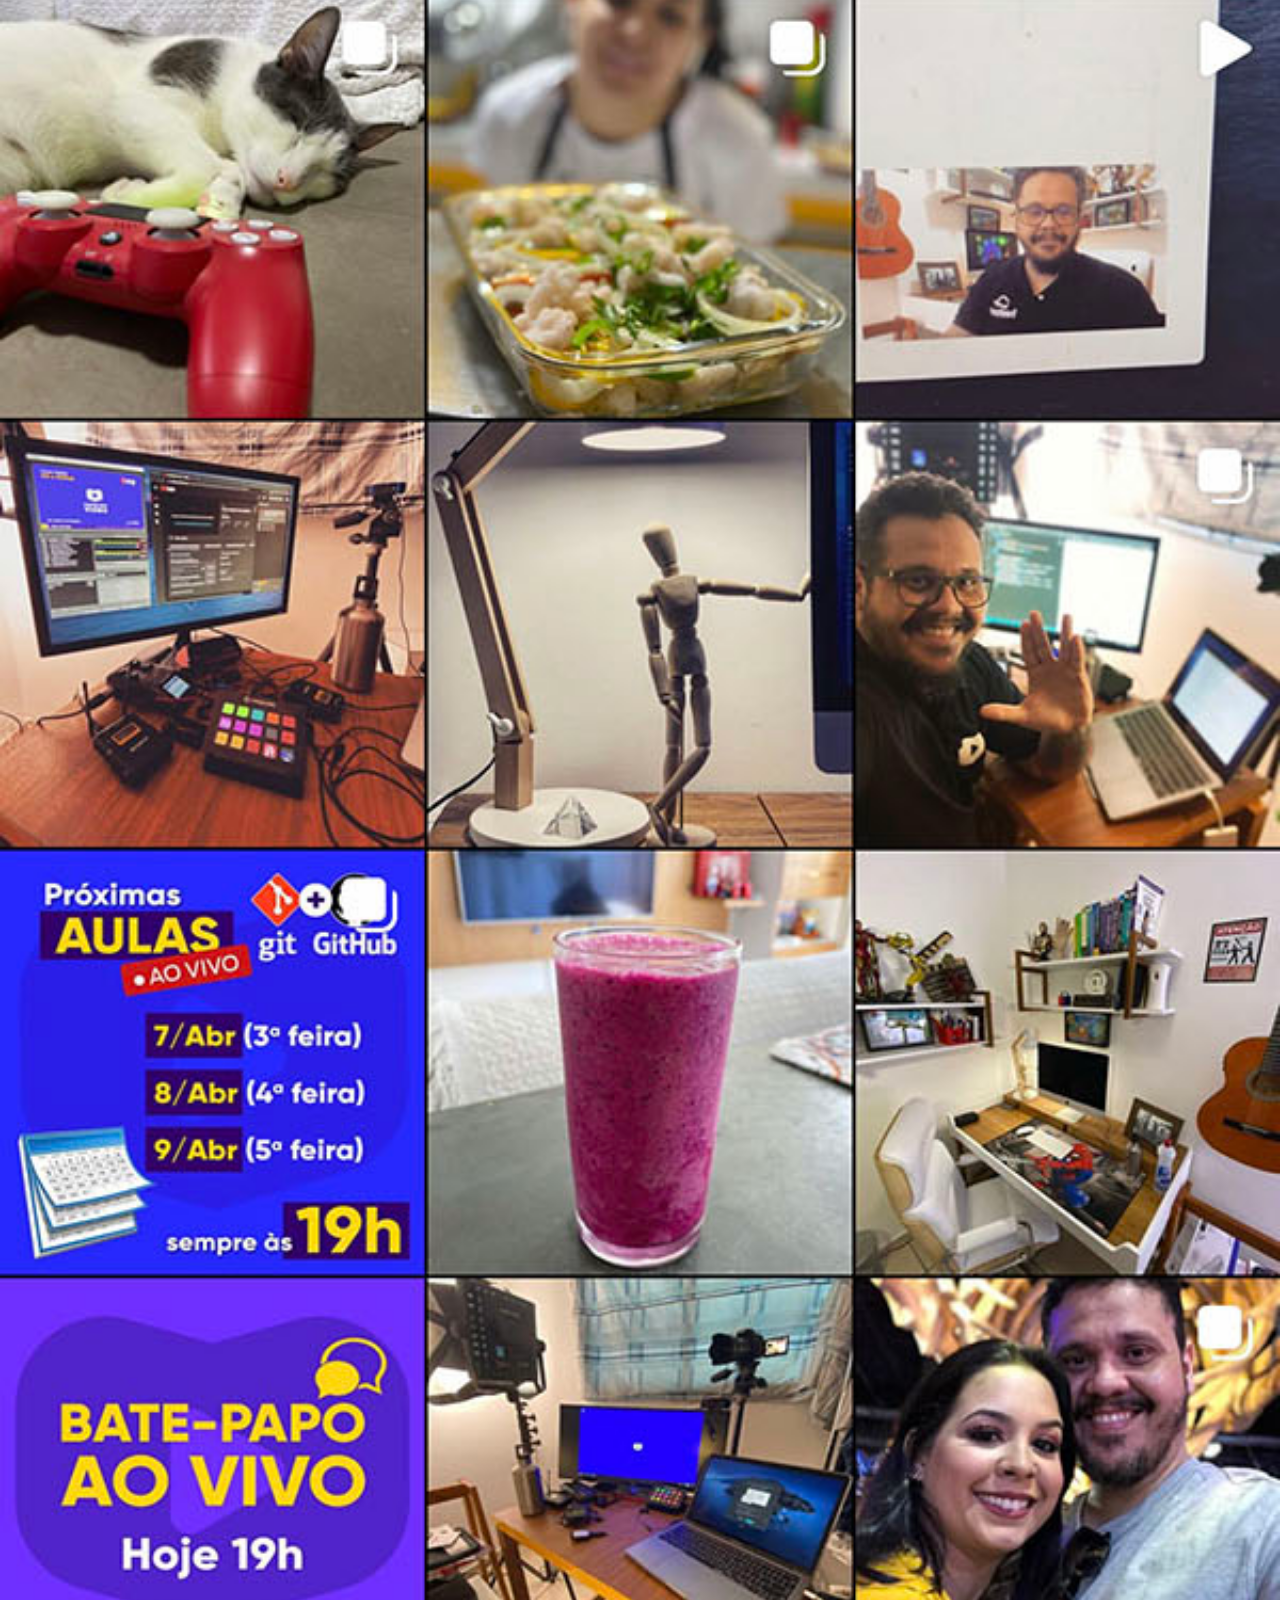
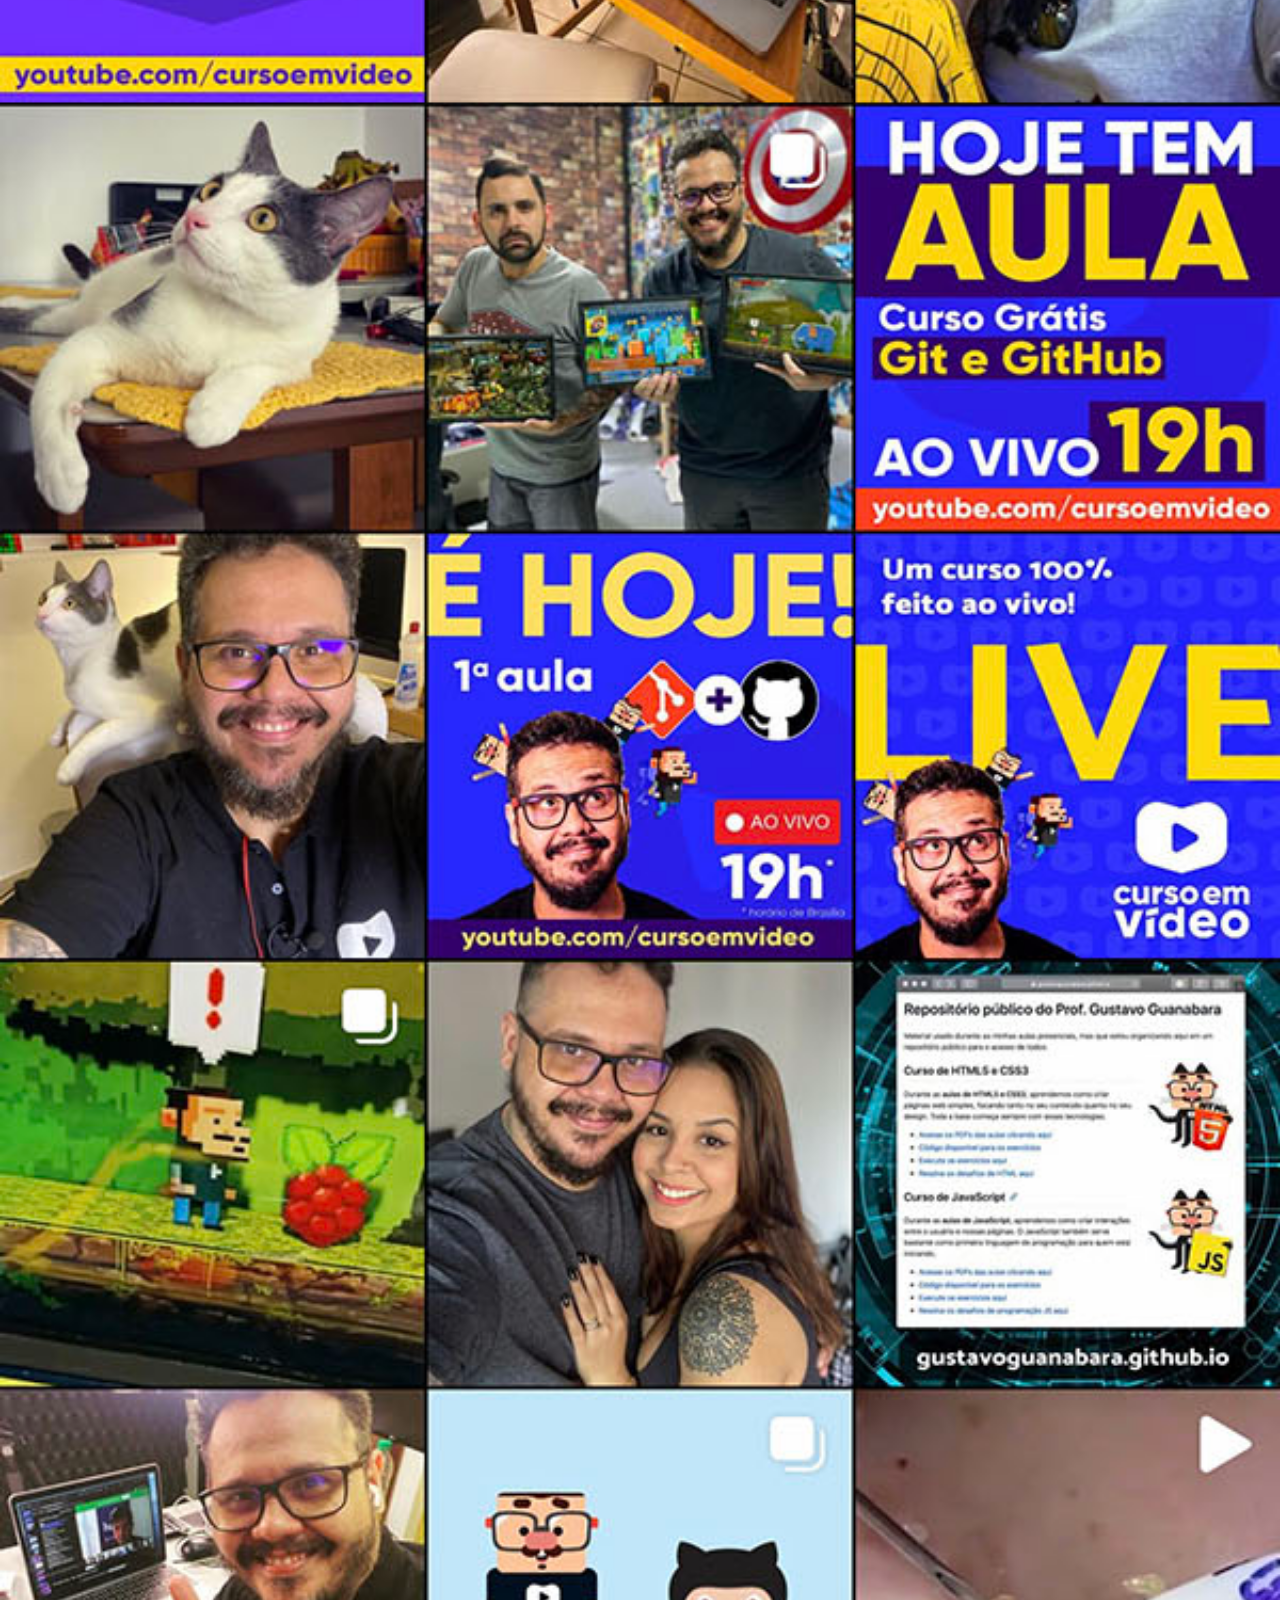
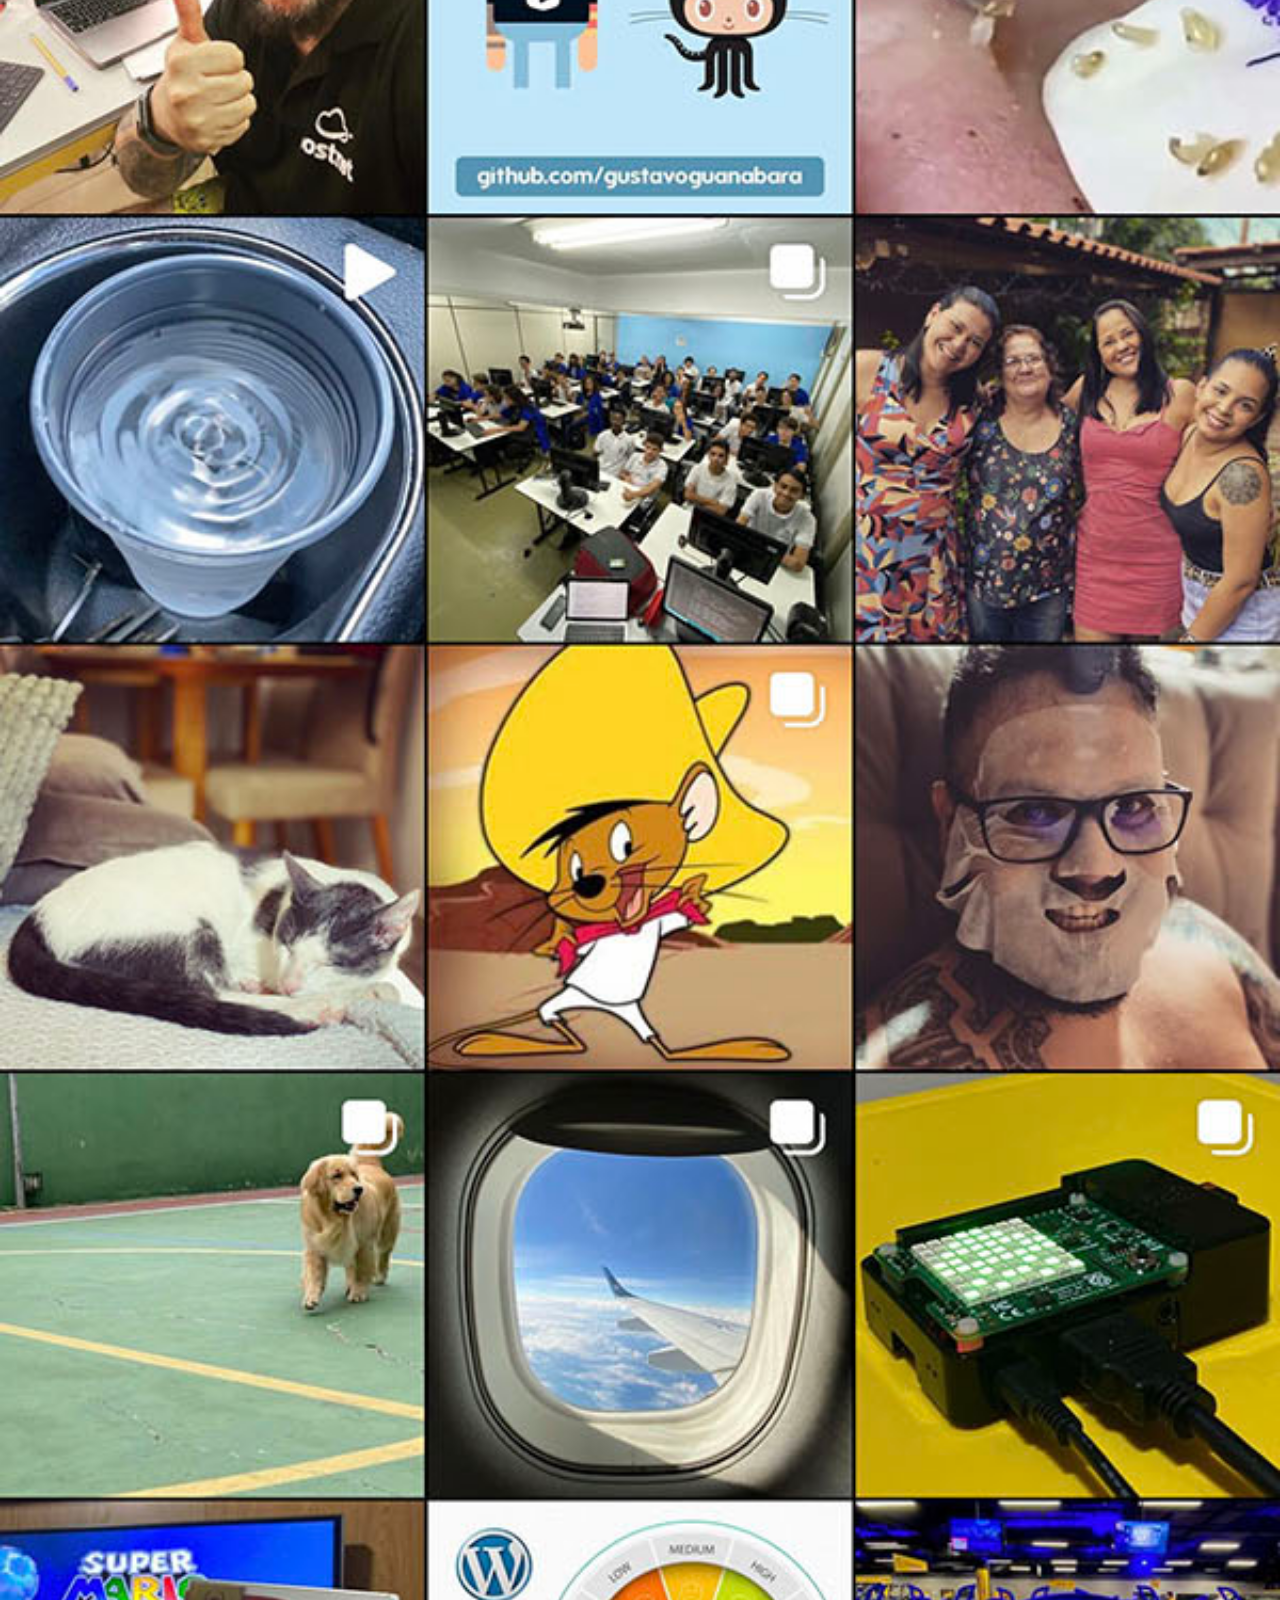
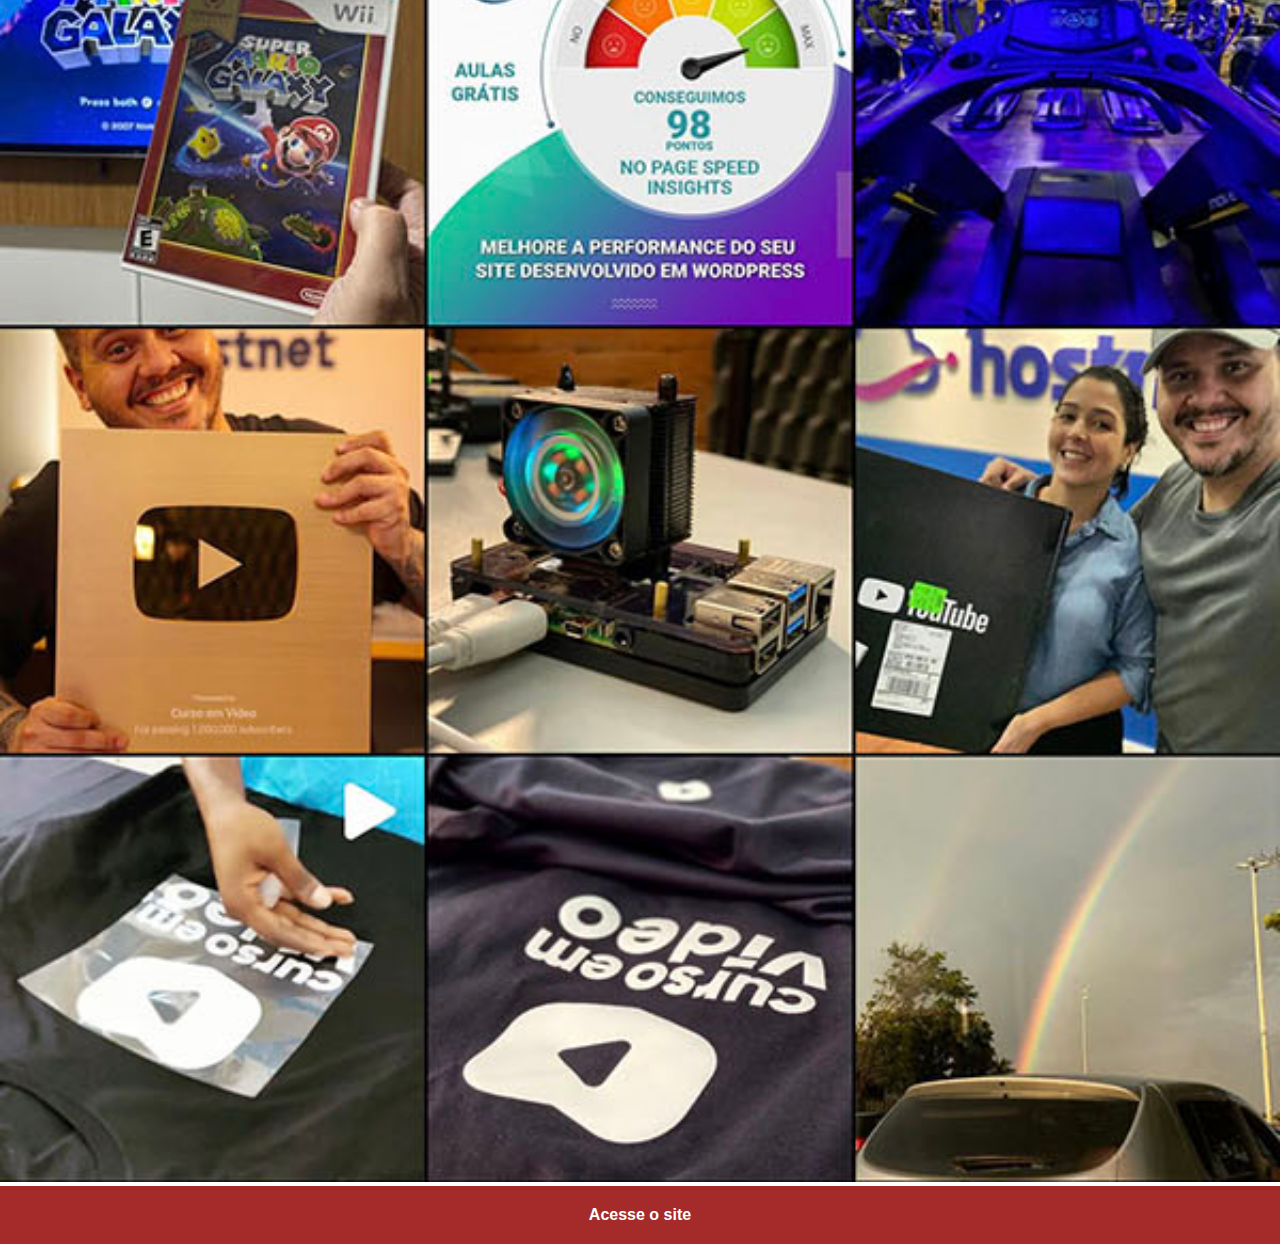
<file: instagram.html>
<!DOCTYPE html>
<html lang="pt-br">
<head>
    <meta charset="UTF-8">
    <meta name="viewport" content="width=device-width, initial-scale=1.0">
    <title>instagram</title>
    <link rel="stylesheet" href="estilo/redes.css">
</head>
<body>
    <img src="imagens/tela-instagram.jpg" alt="">
    <a href="https://www.instagram.com/gustavoguanabara/?hl=pt" target="_blank">Acesse o site</a>
</body>
</html>
</file>
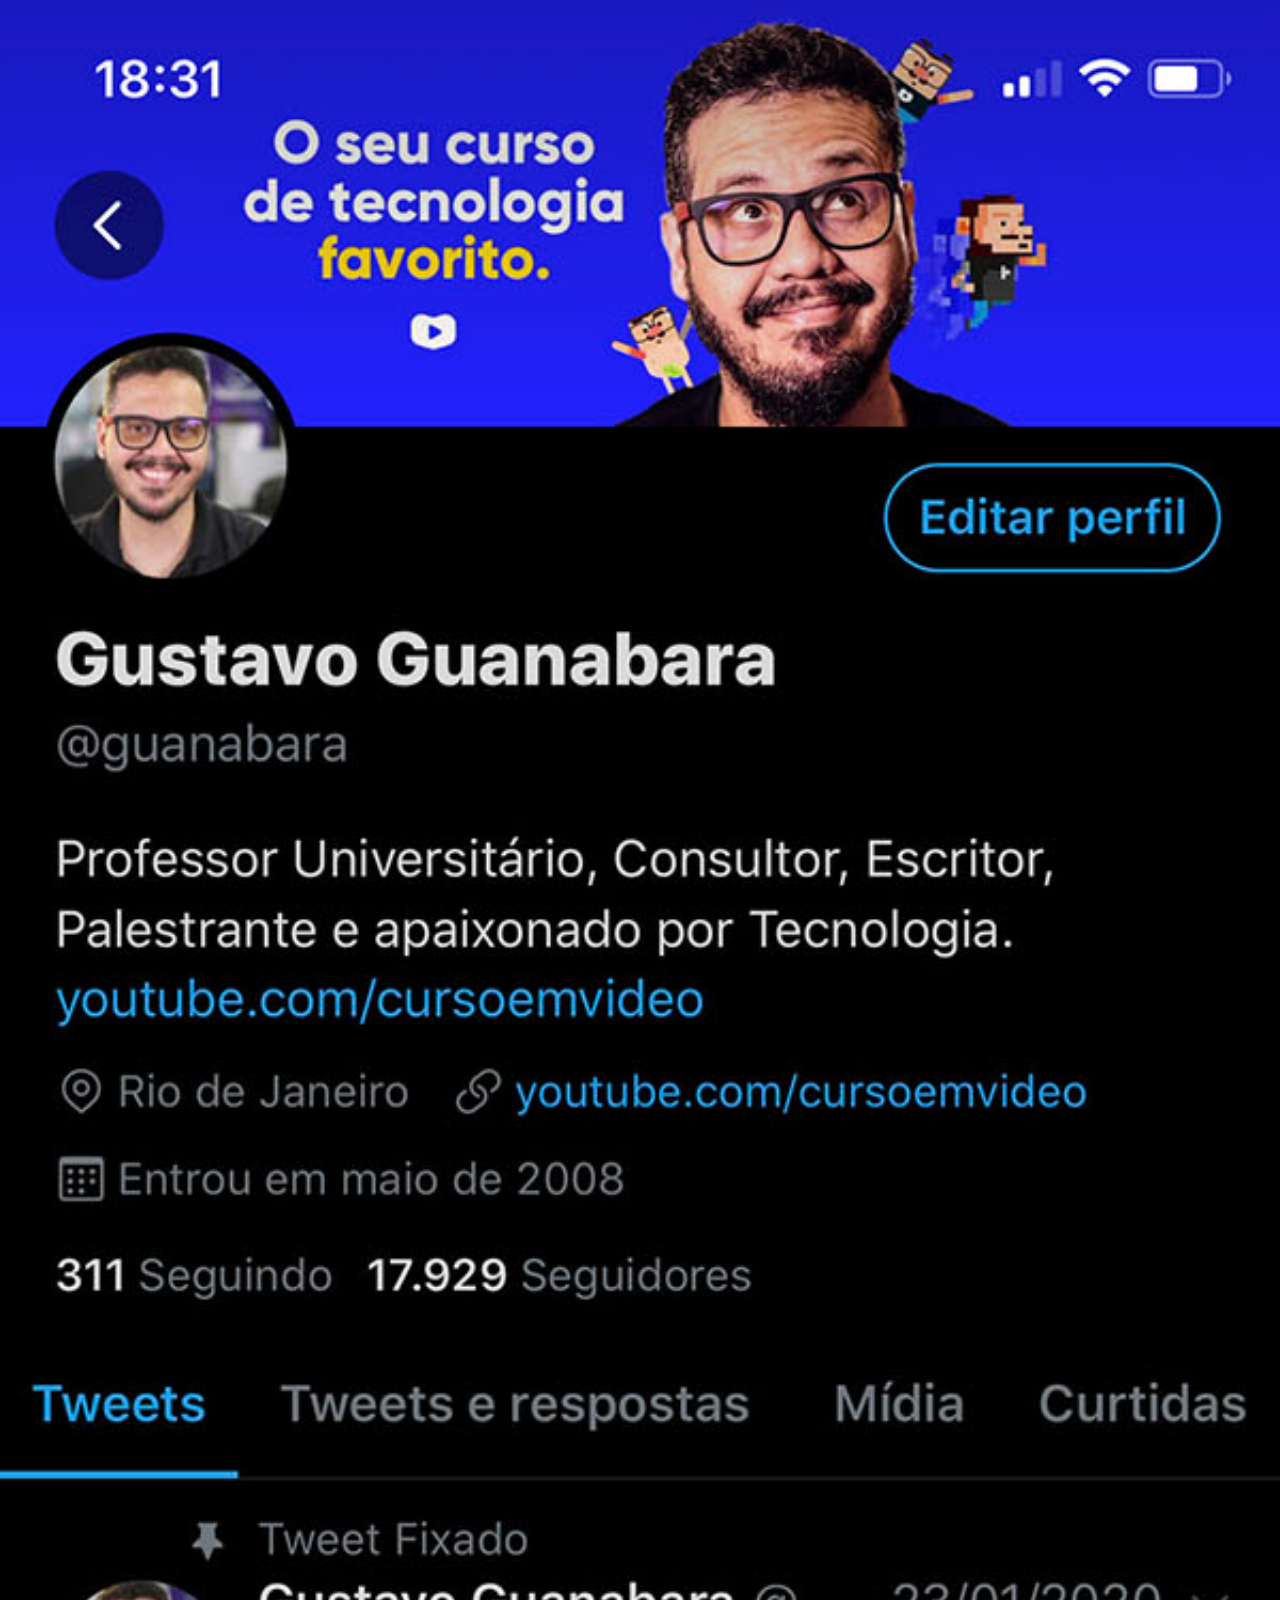
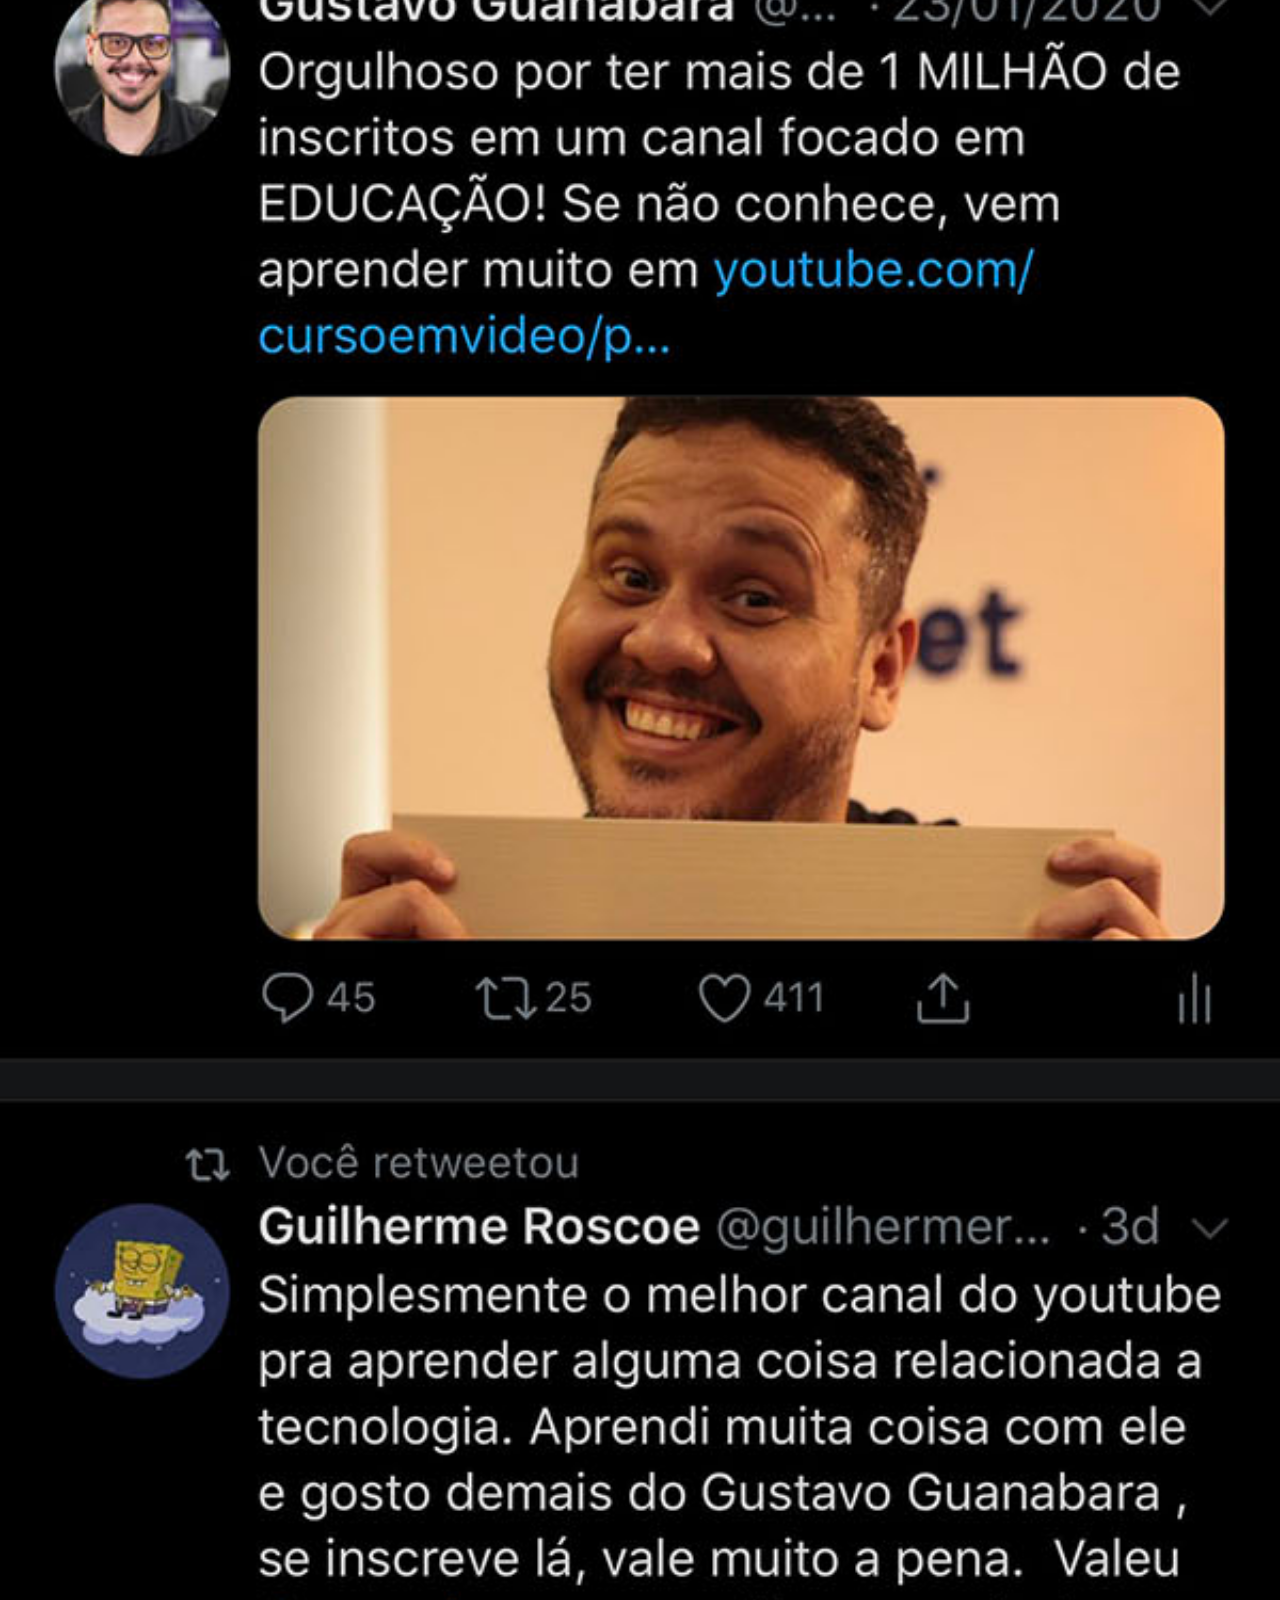
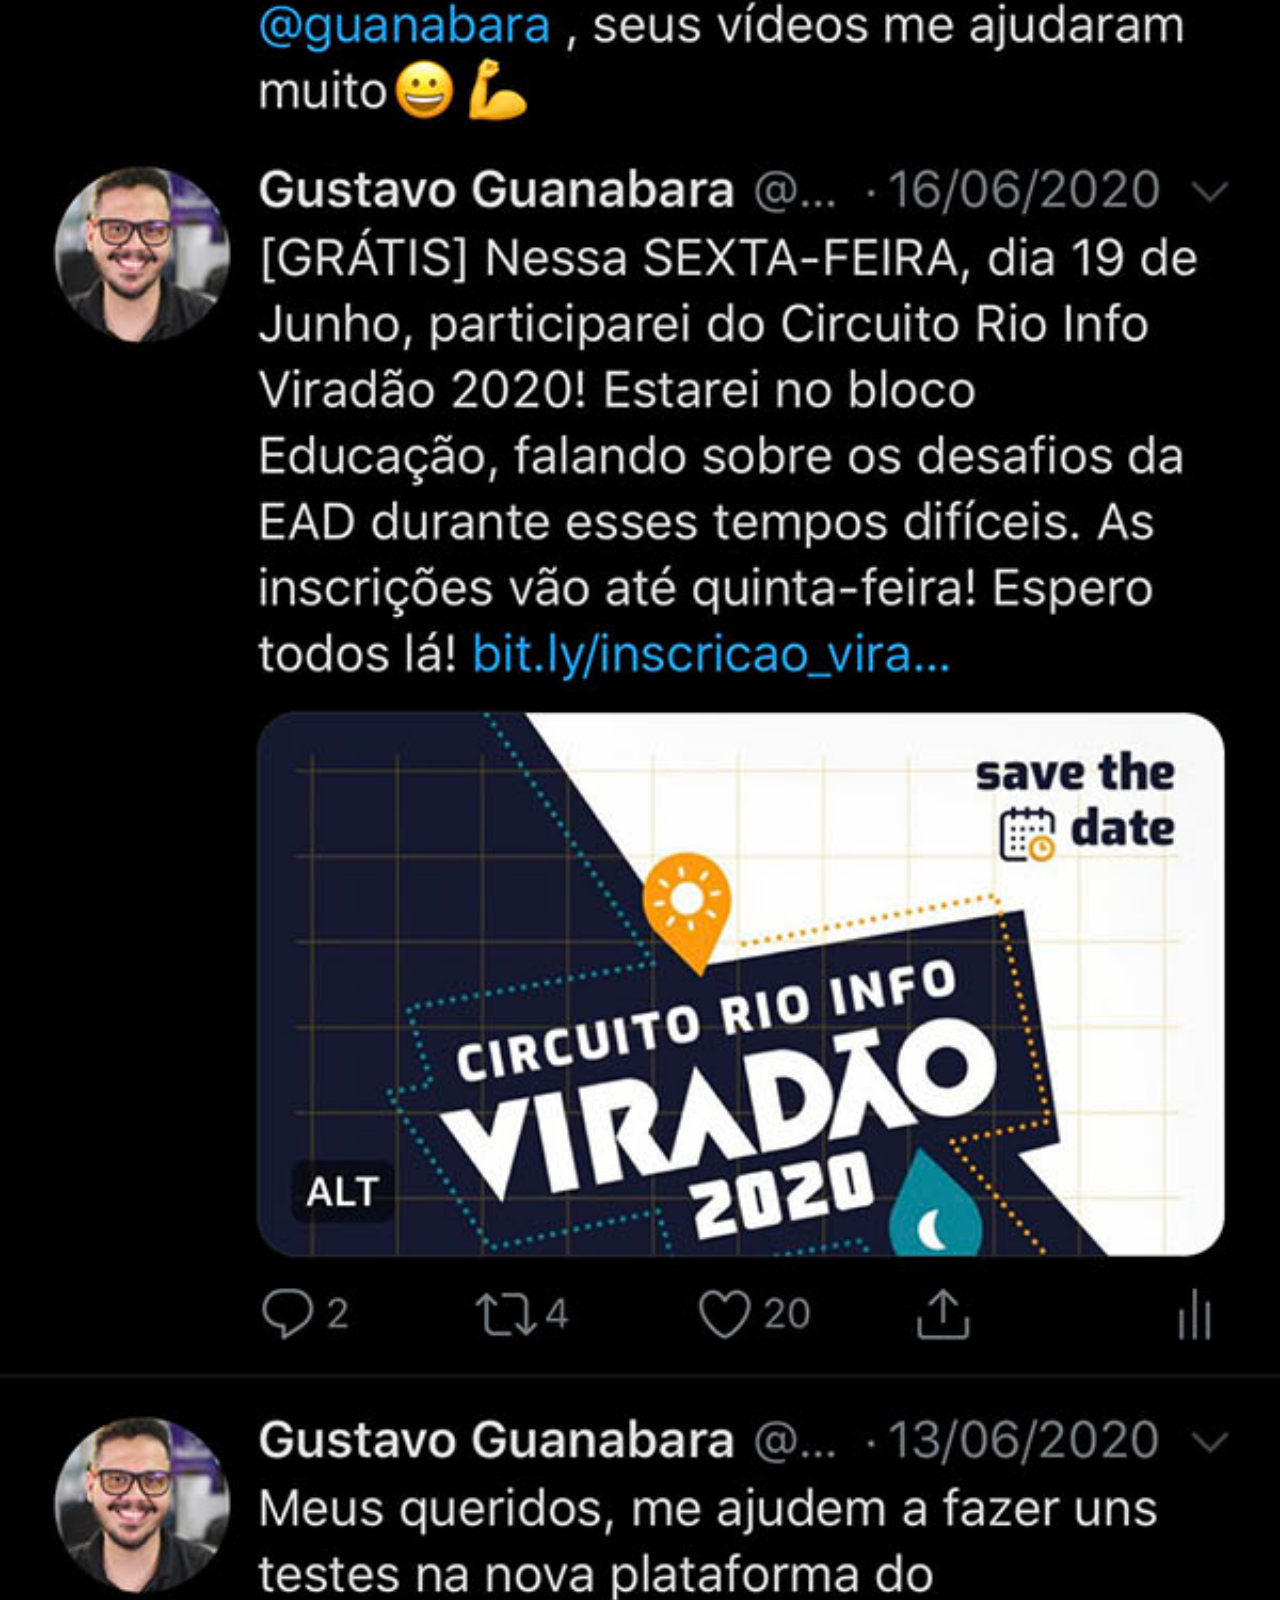
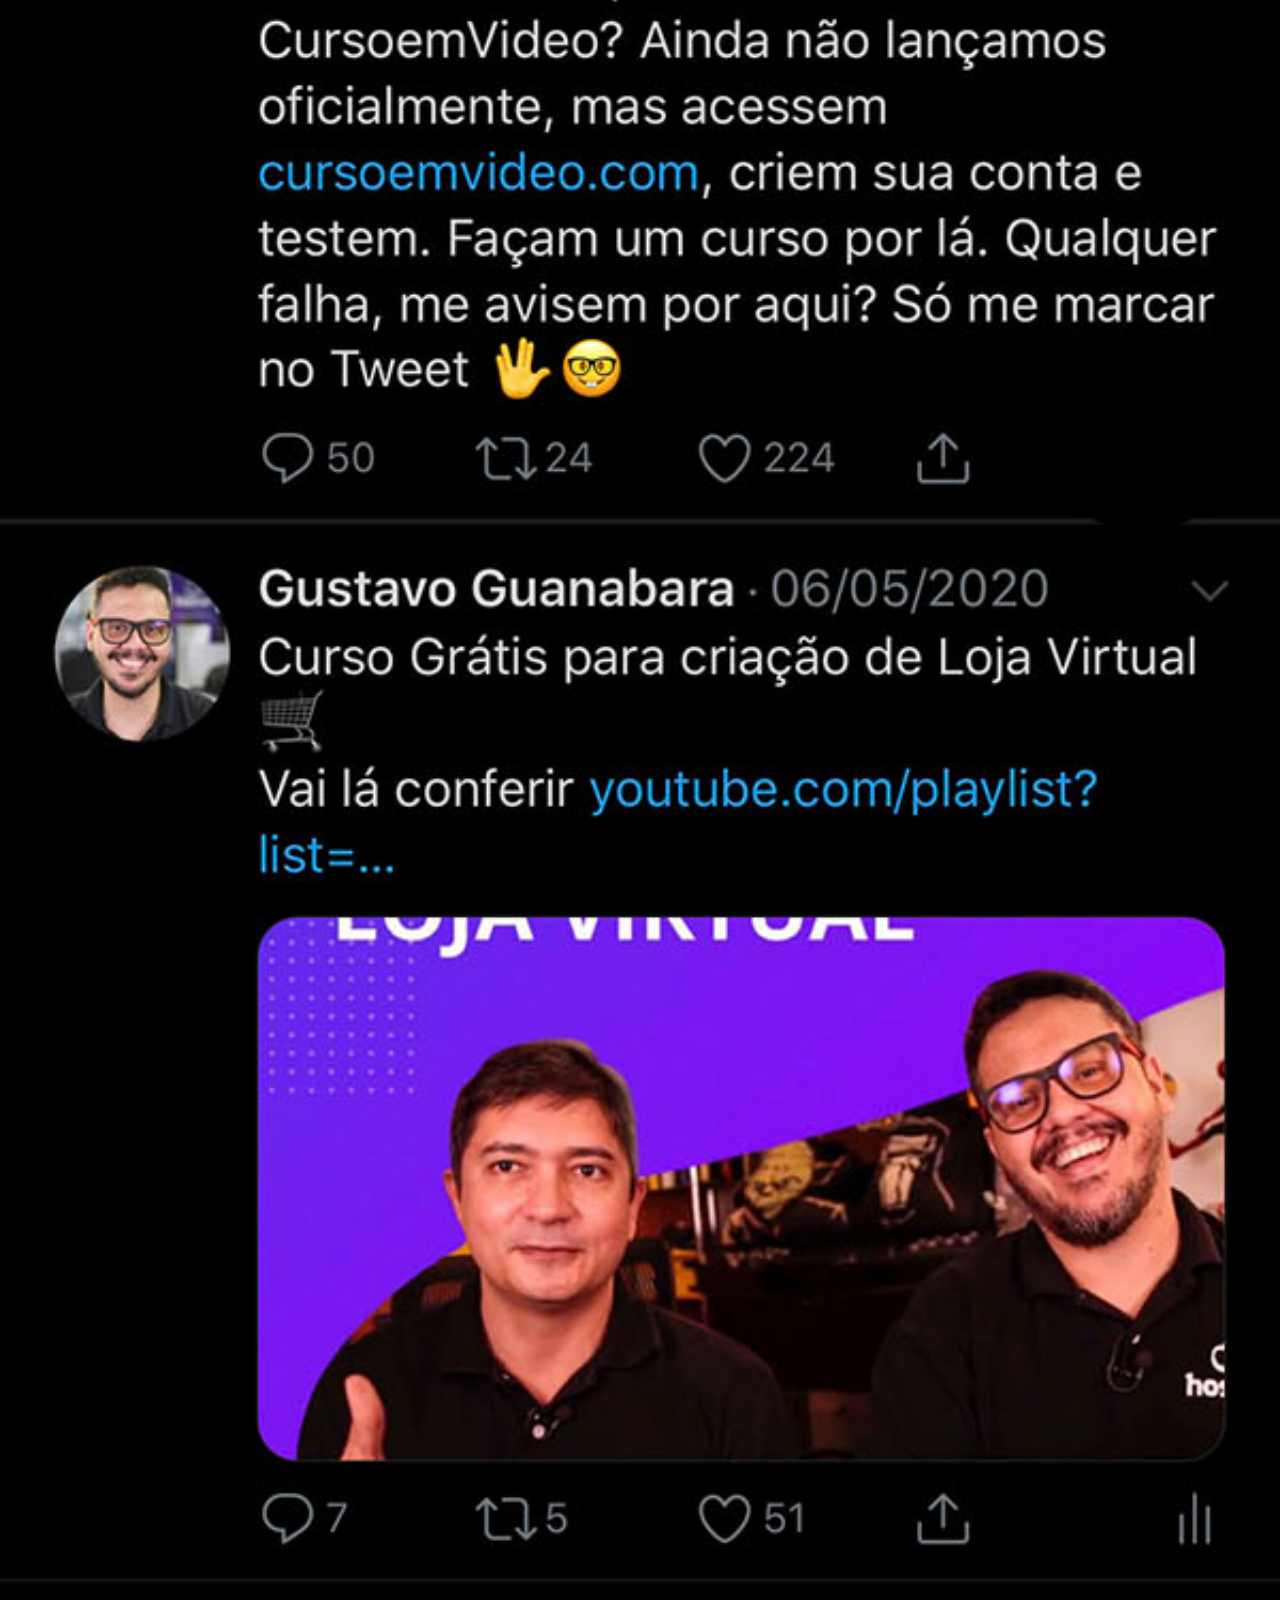
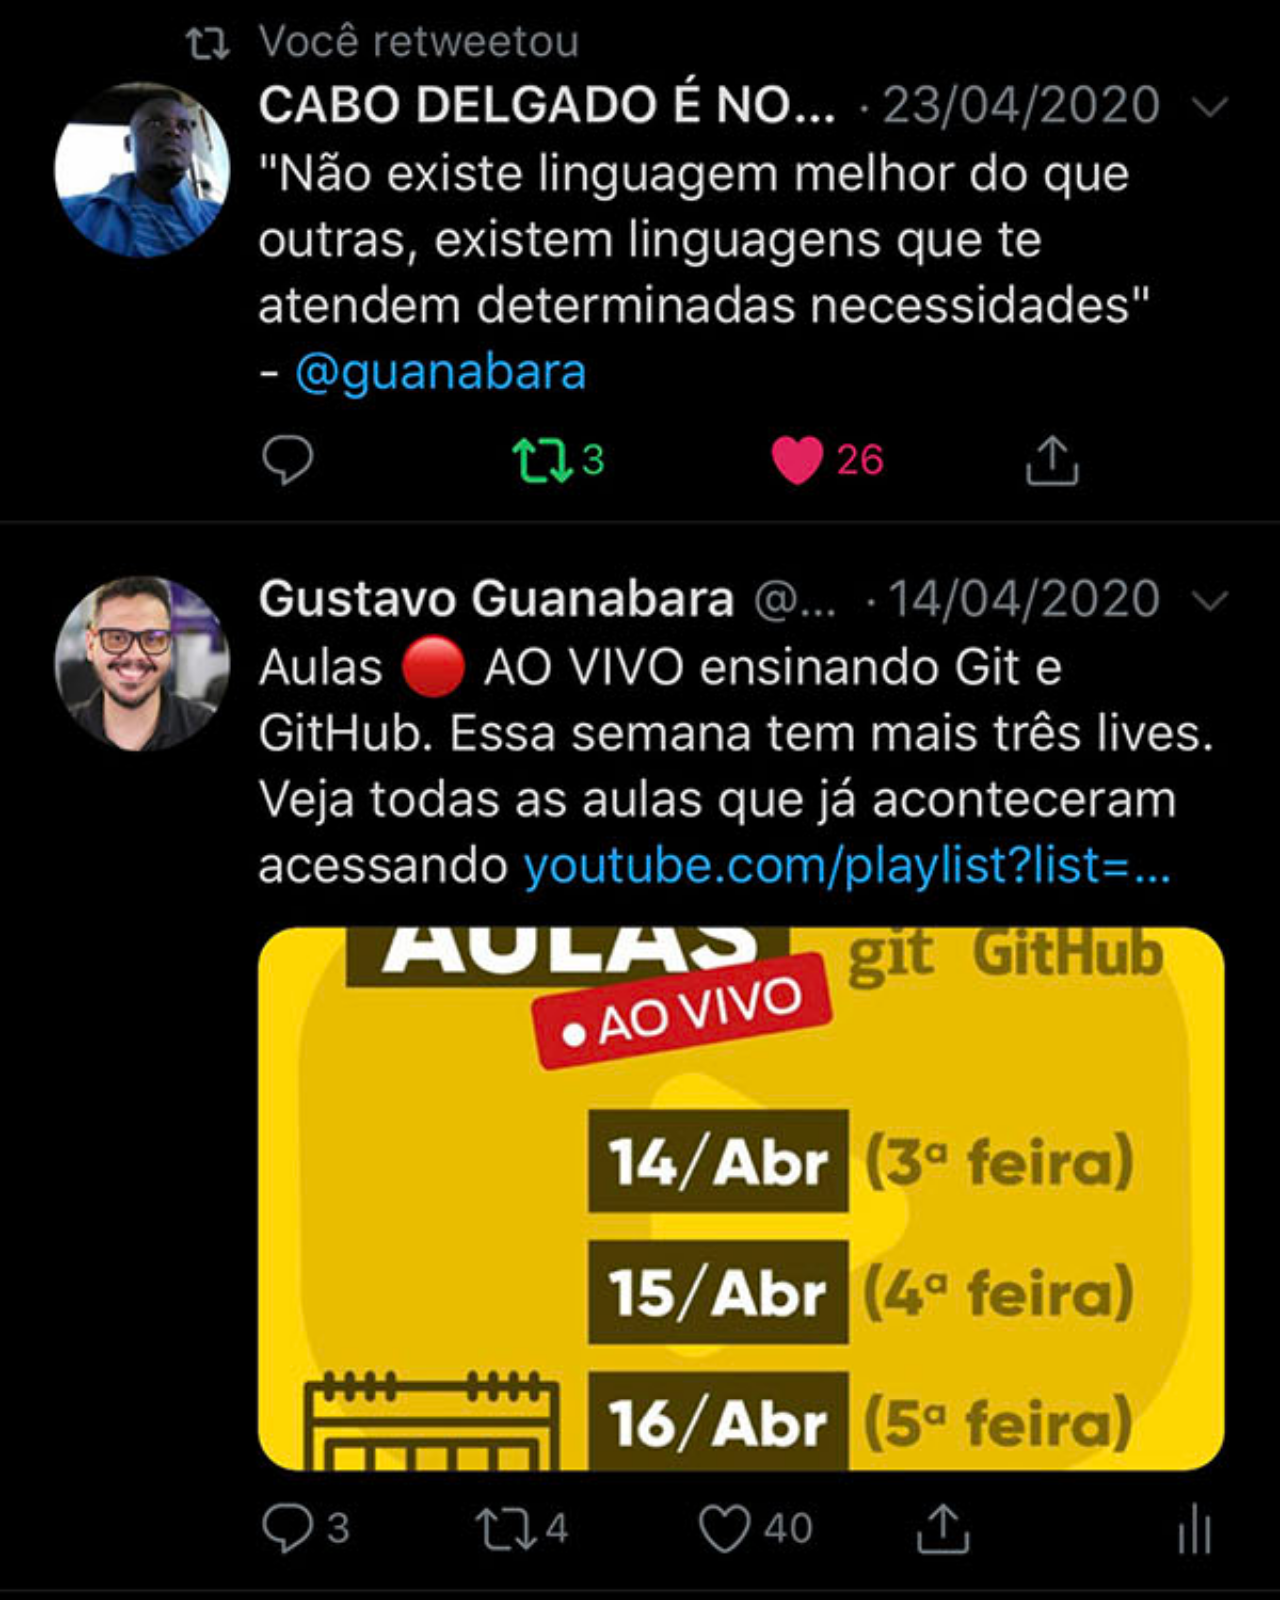
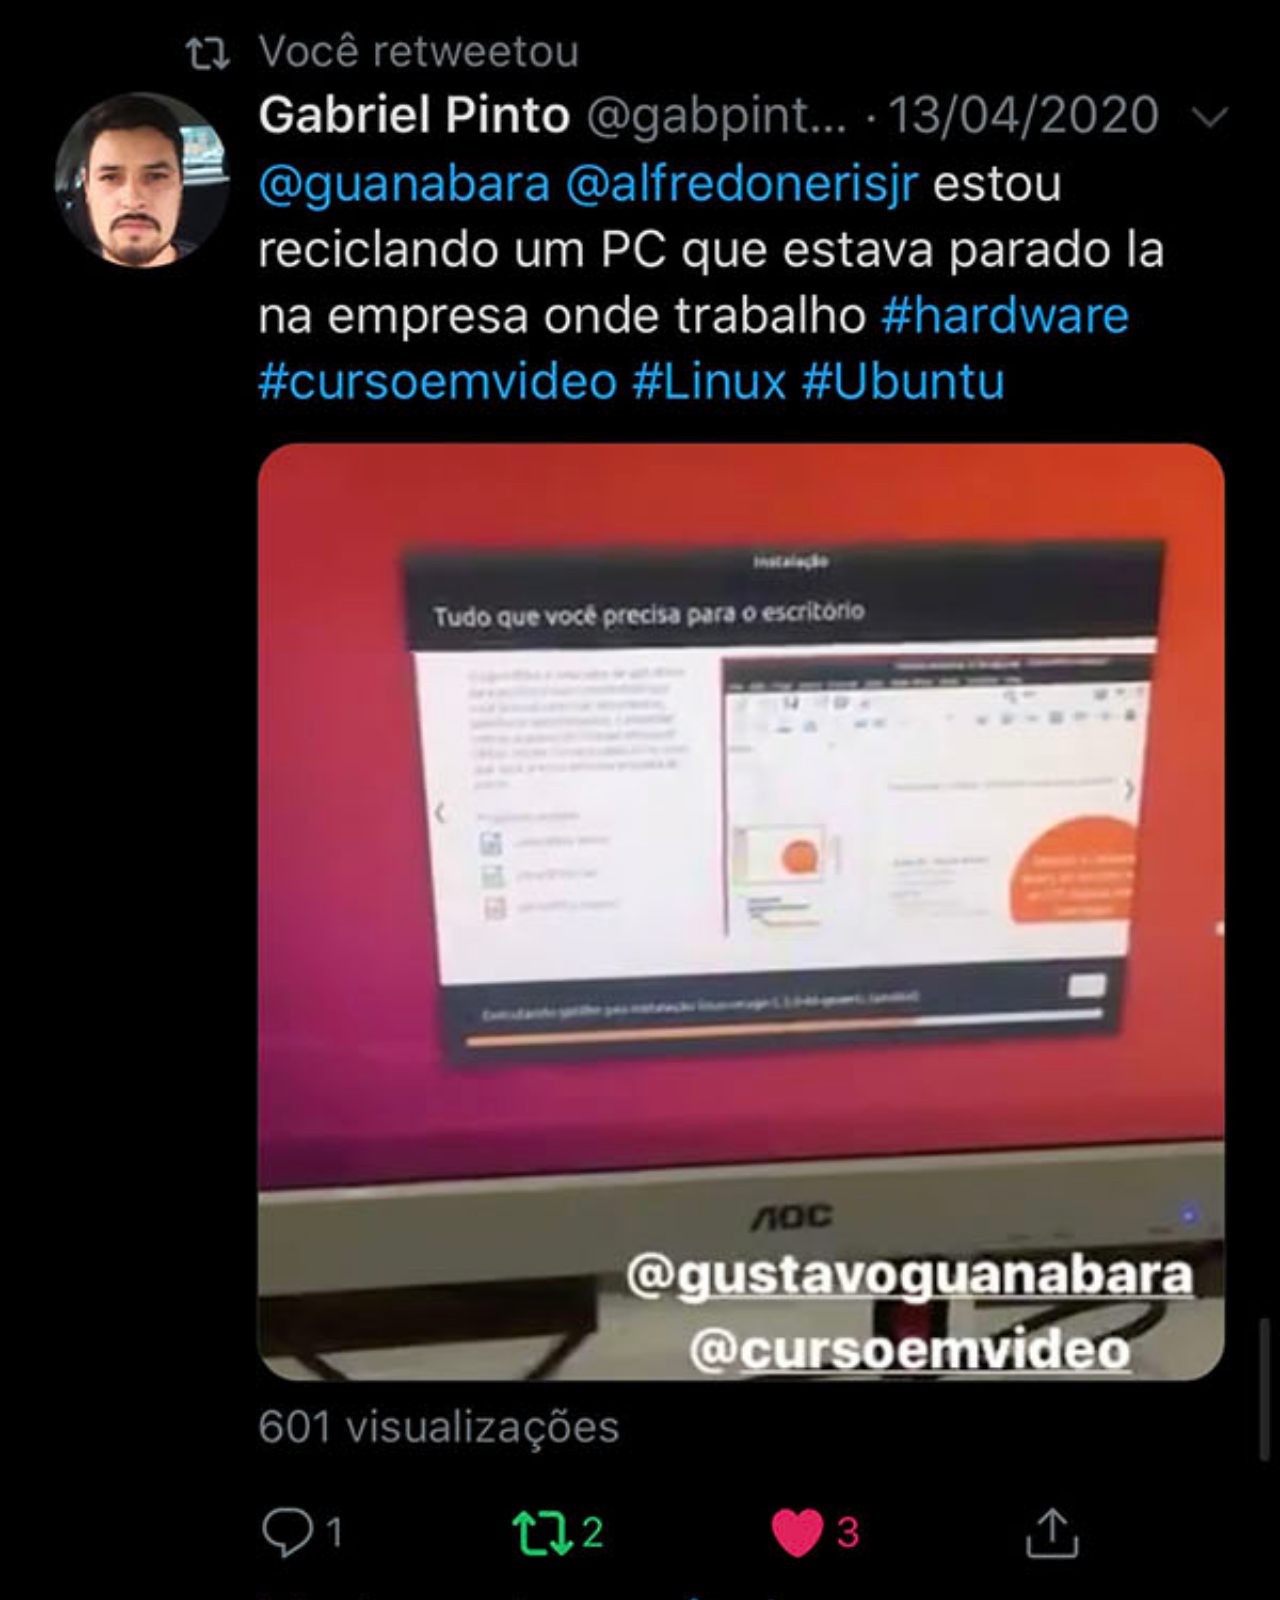
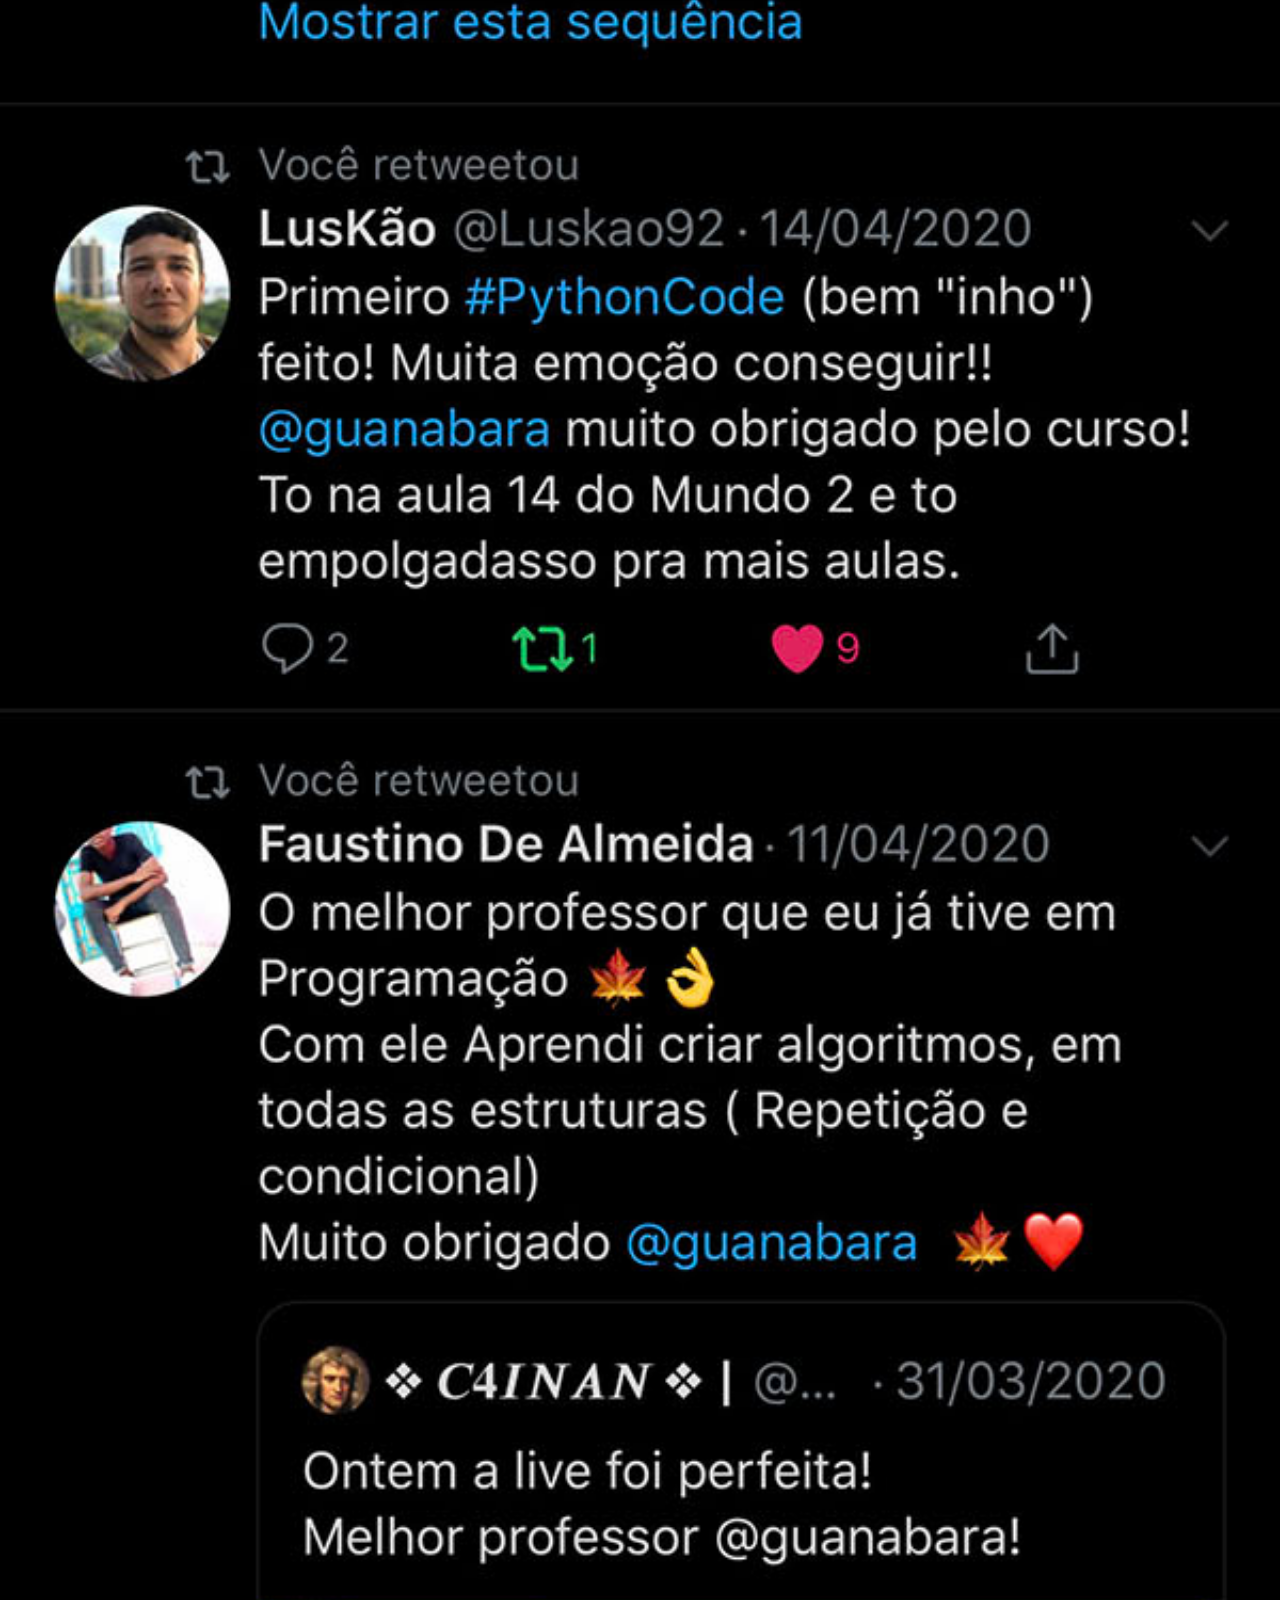
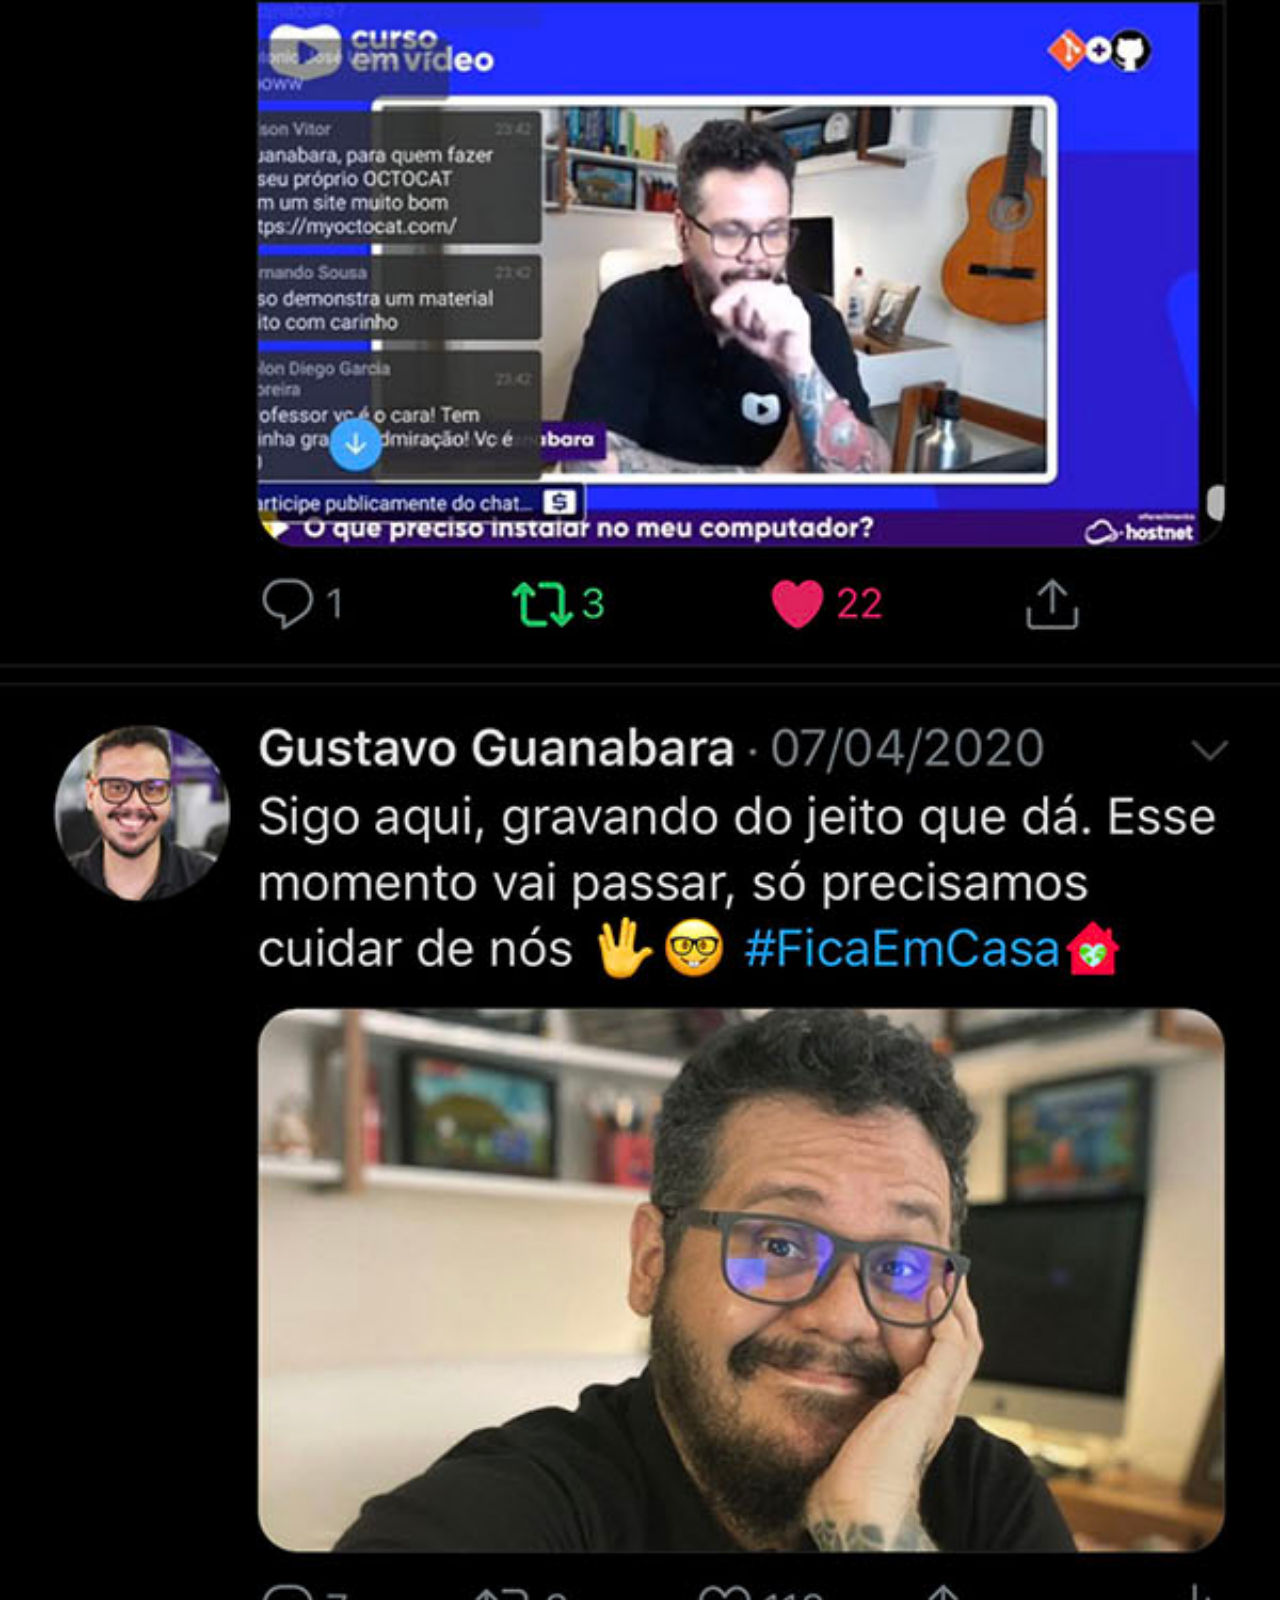
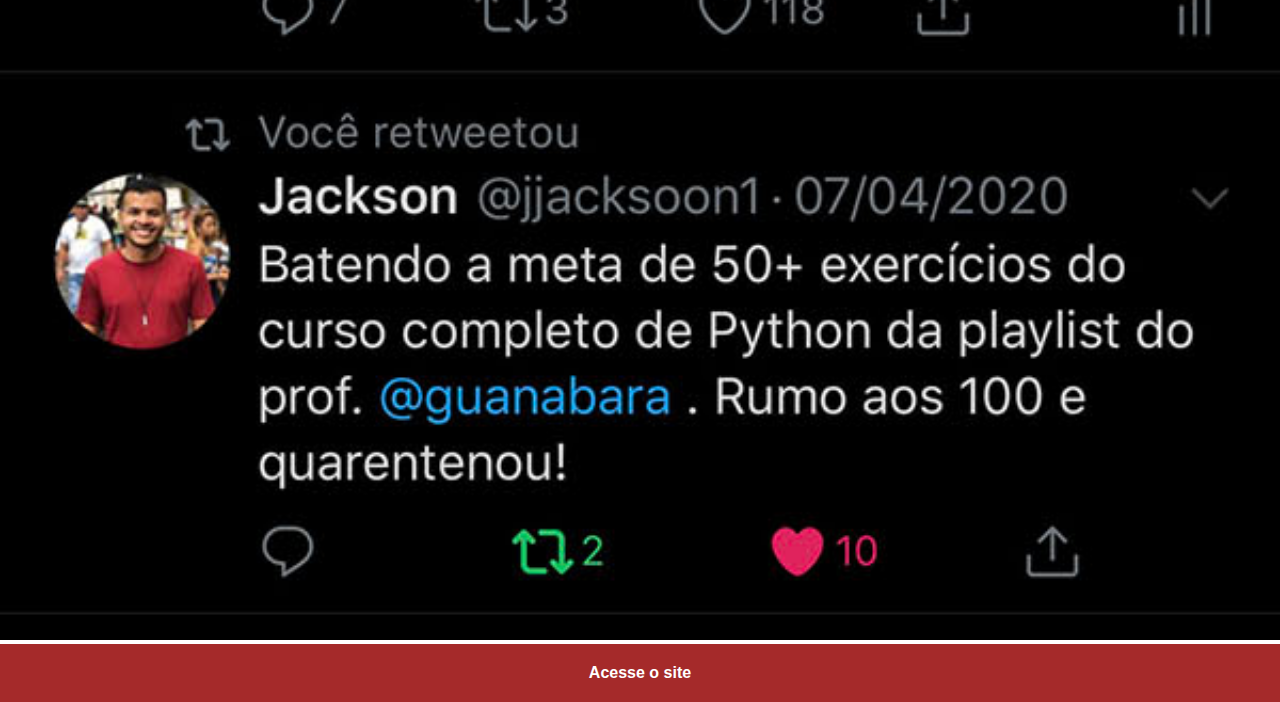
<file: twitter.html>
<!DOCTYPE html>
<html lang="pt-br">
<head>
    <meta charset="UTF-8">
    <meta name="viewport" content="width=device-width, initial-scale=1.0">
    <title>twitter</title>
    <link rel="stylesheet" href="estilo/redes.css">
</head>
<body>
    <img src="imagens/tela-twitter.jpg" alt="">
    <a href="https://twitter.com/guanabara?ref_src=twsrc%5Egoogle%7Ctwcamp%5Eserp%7Ctwgr%5Eauthor" target="_blank">Acesse o site</a>
</body>
</html>
</file>
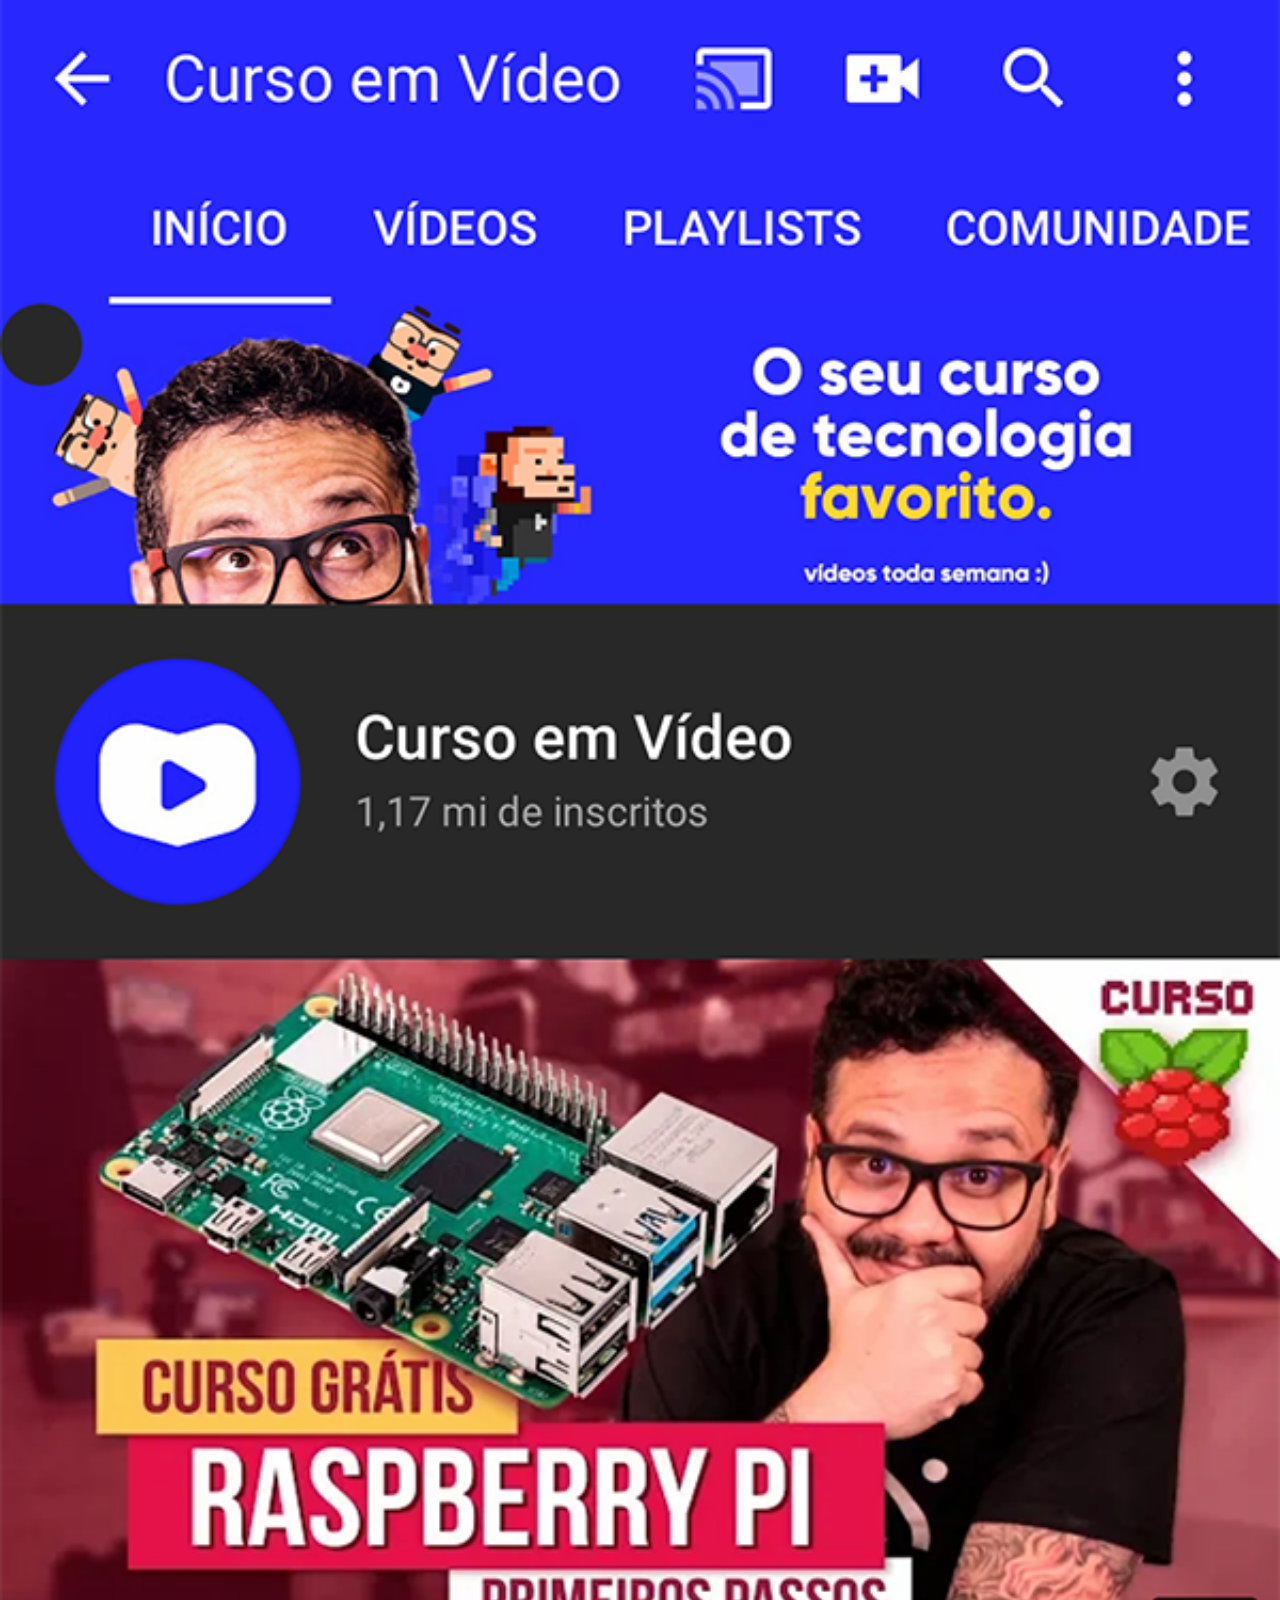
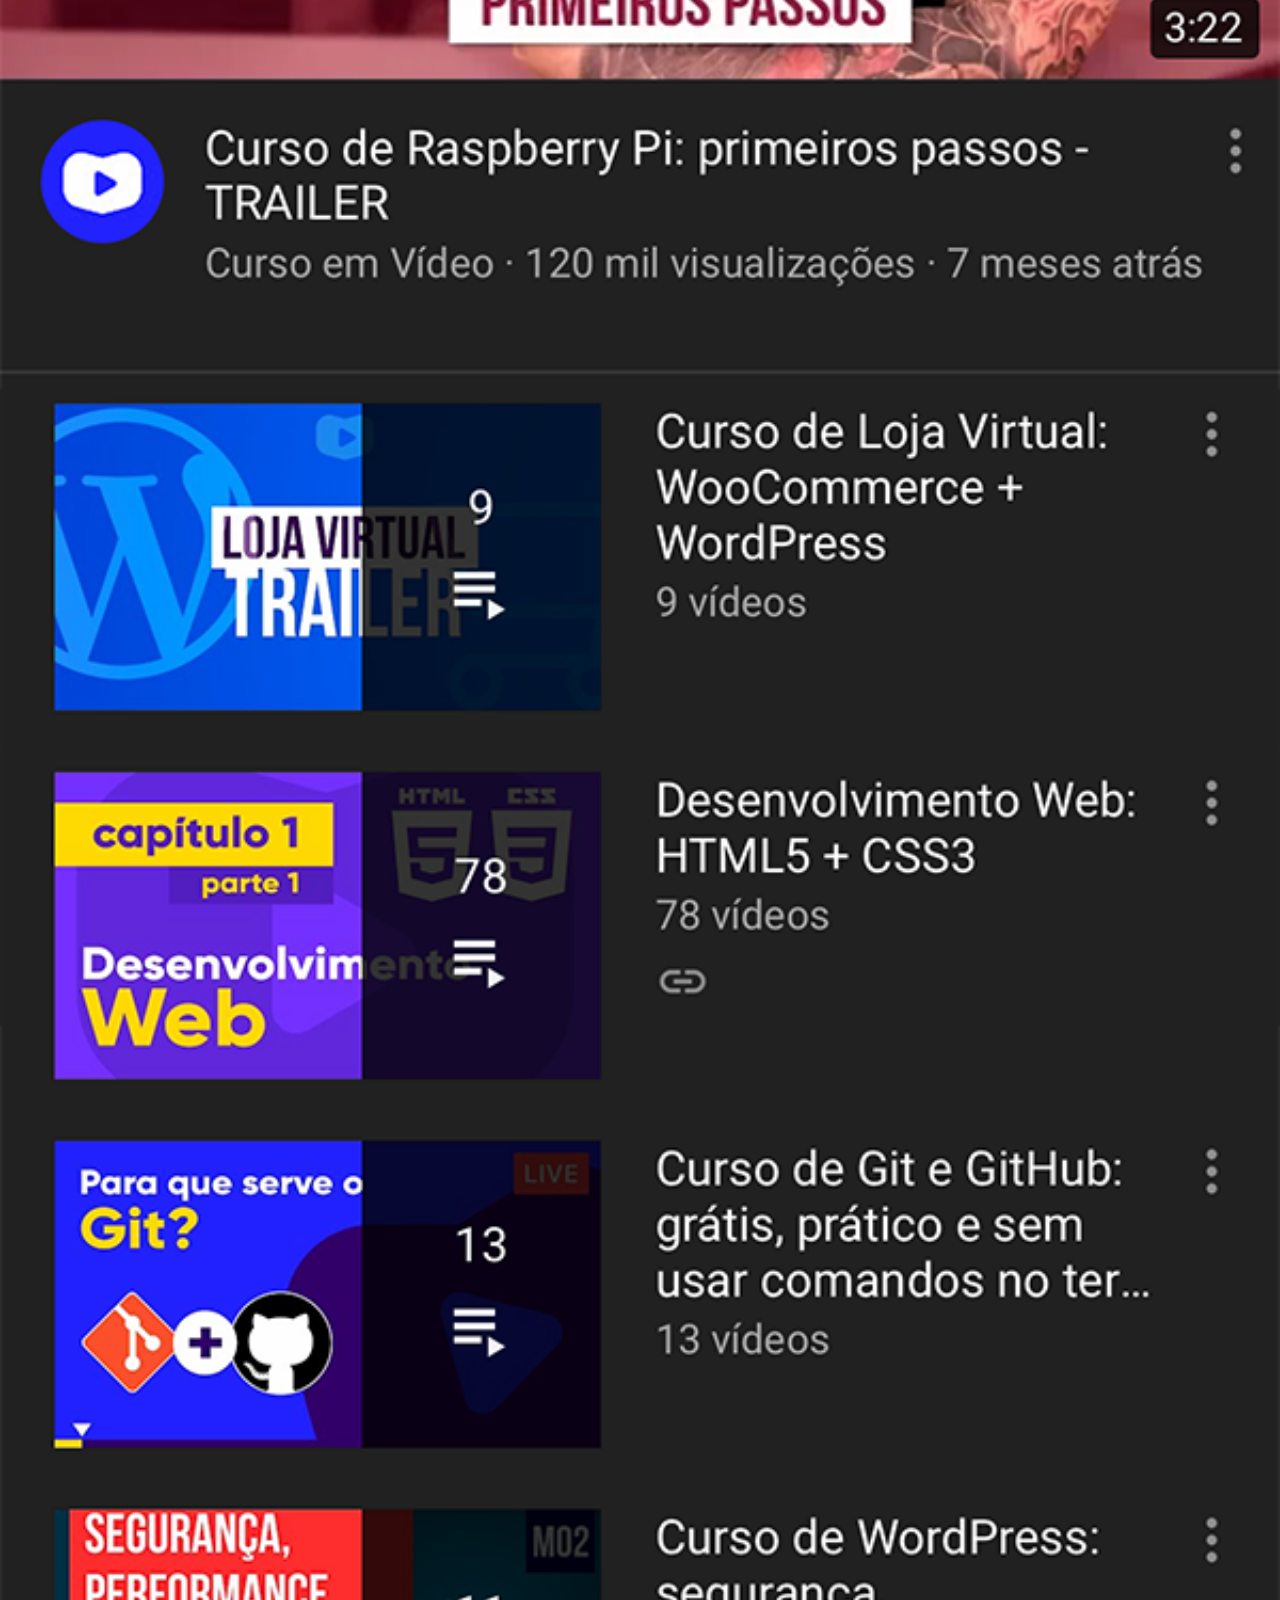
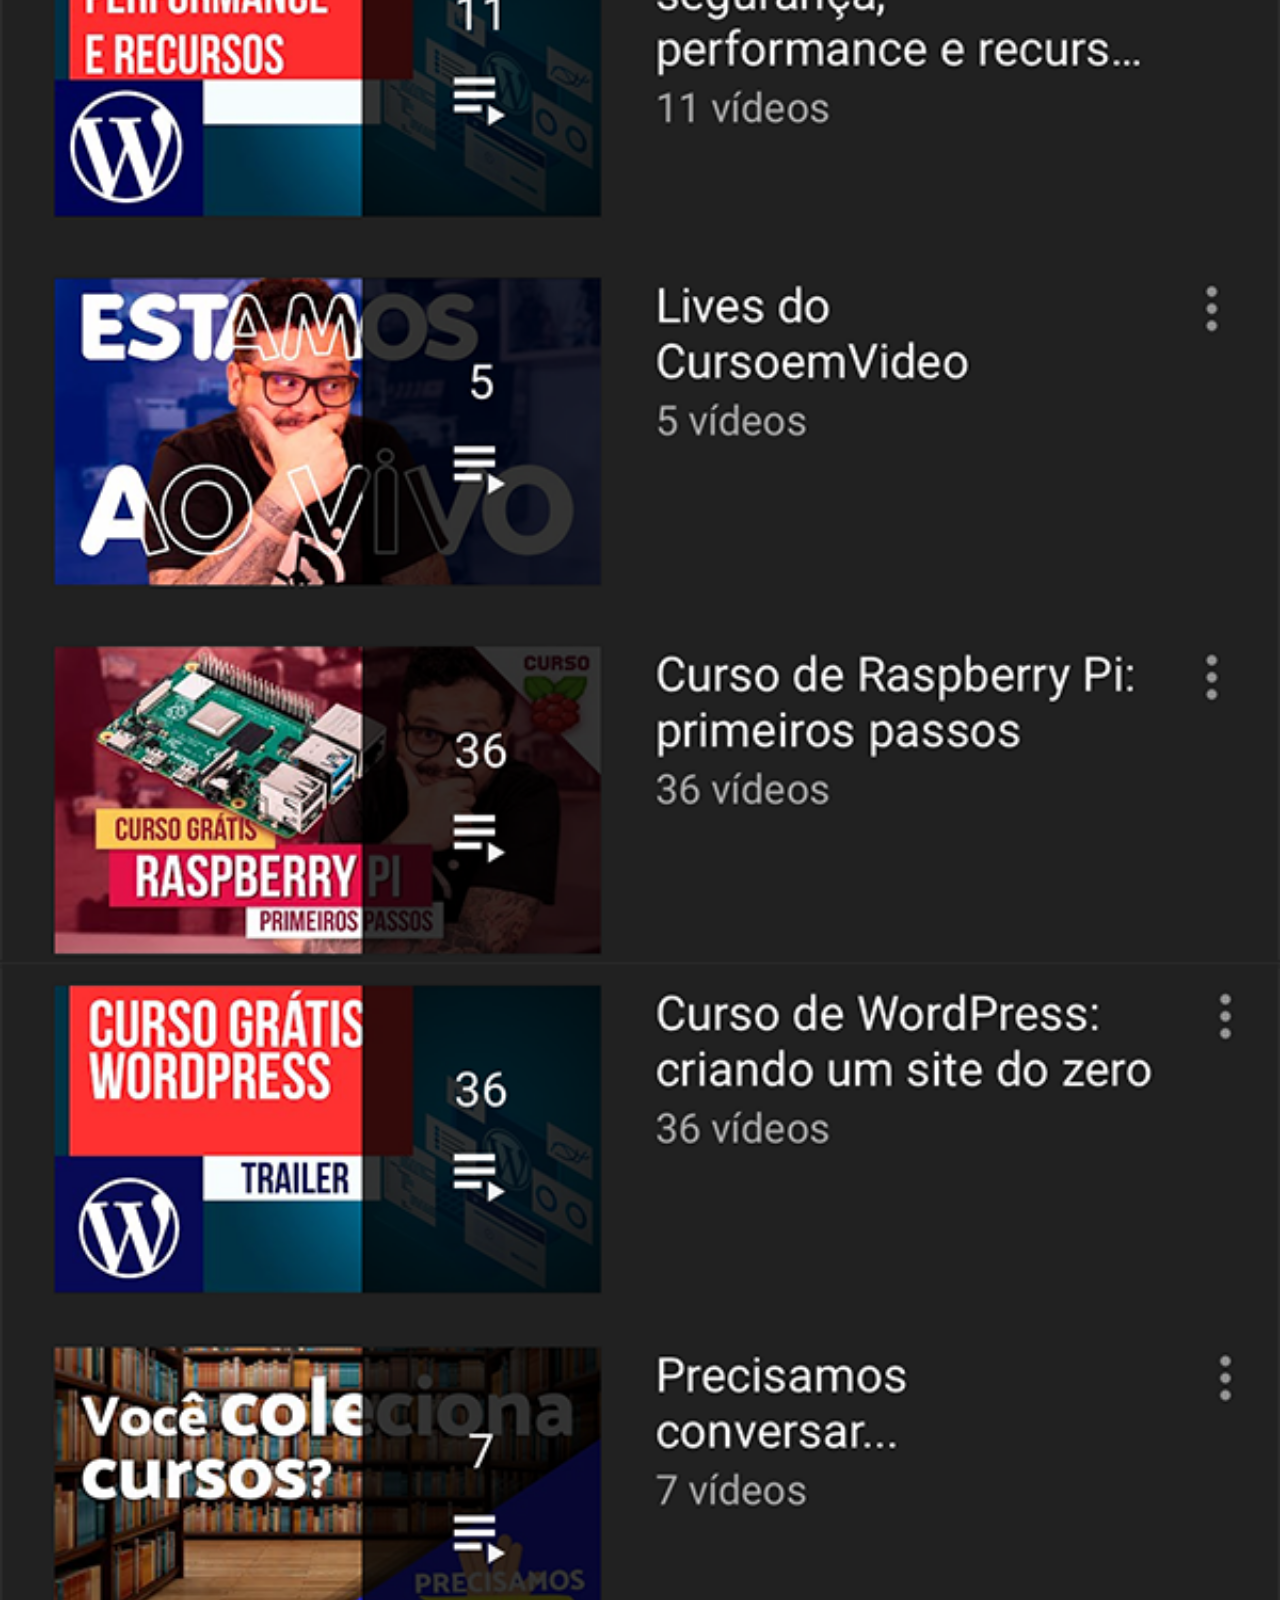
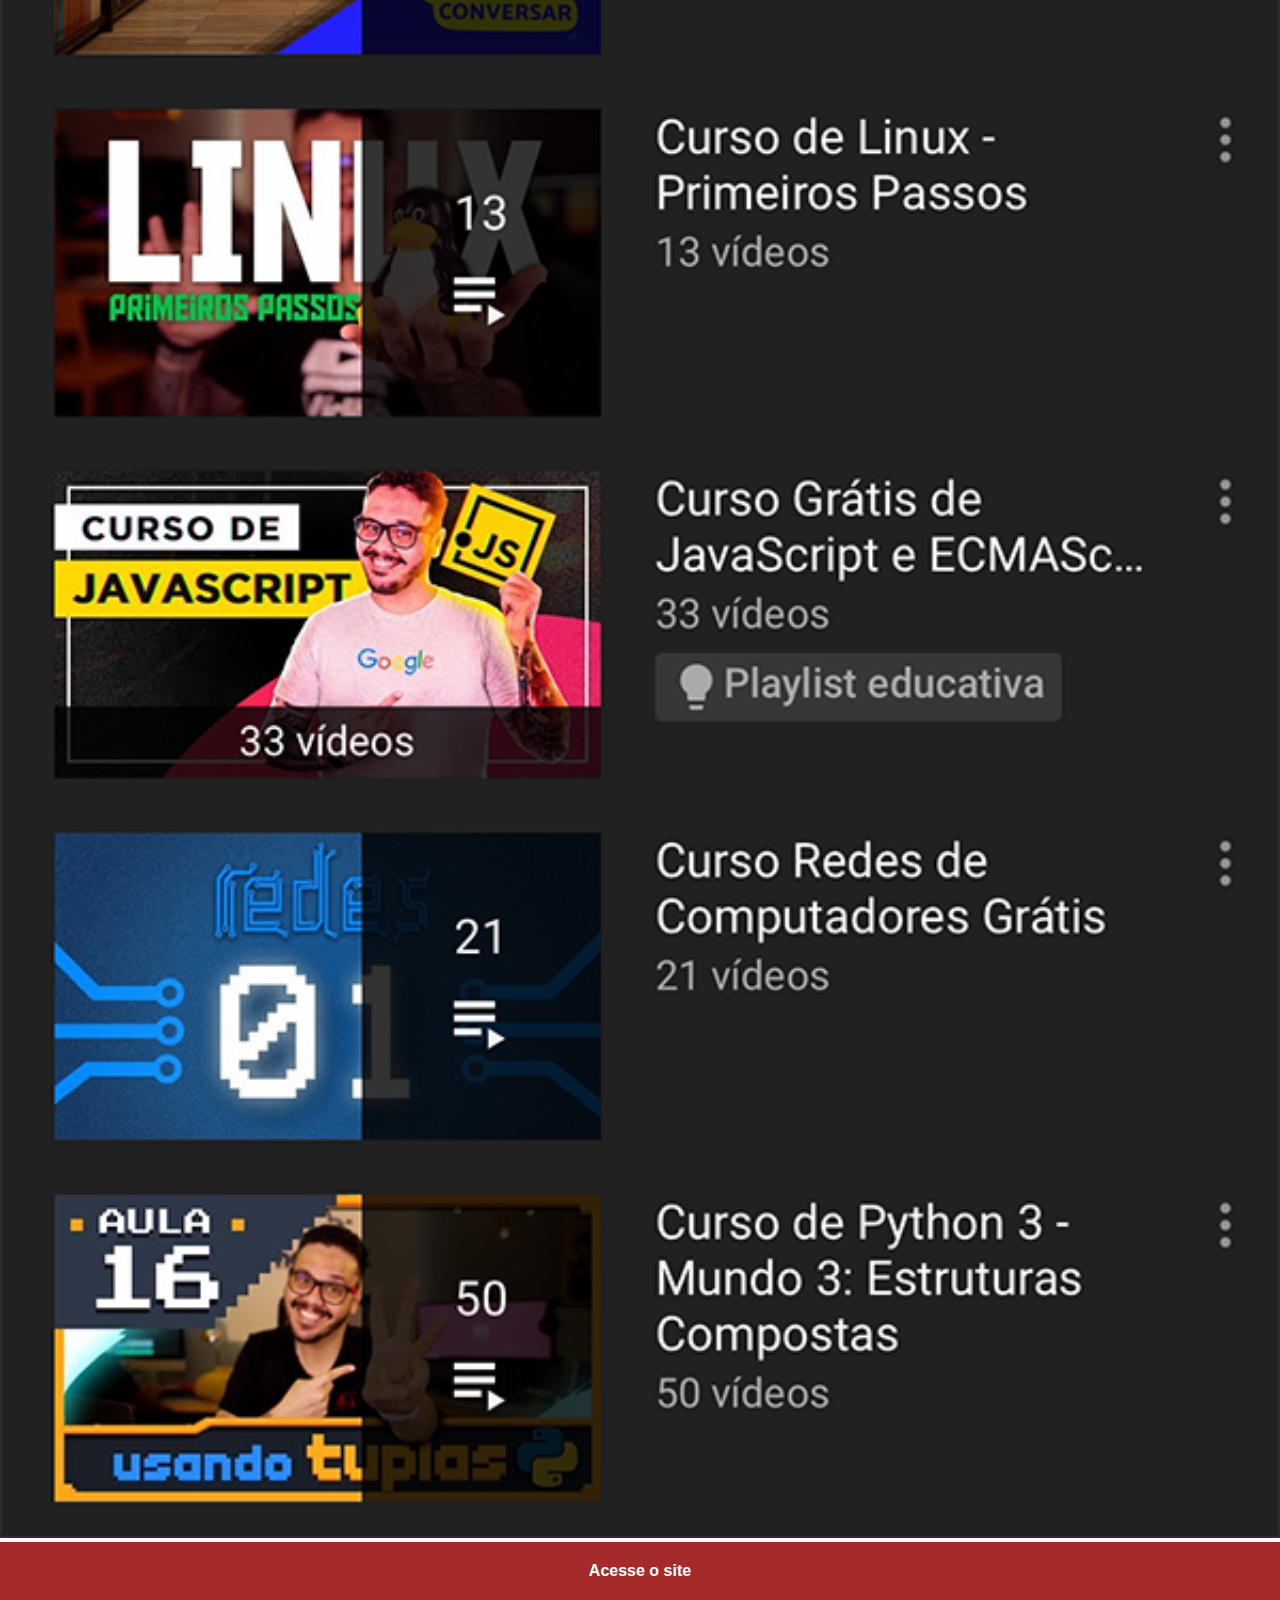
<file: youtube.html>
<!DOCTYPE html>
<html lang="pt-br">
<head>
    <meta charset="UTF-8">
    <meta name="viewport" content="width=device-width, initial-scale=1.0">
    <title>youtube</title>
    <link rel="stylesheet" href="estilo/redes.css">
</head>
<body>
    <img src="imagens/tela-youtube.png" alt="">
    <a href="https://www.youtube.com/@CursoemVideo/playlists" target="_blank">Acesse o site</a>
</body>
</html>
</file>
<file: estilo/style.css>
@charset "UTF-8";

* {
    margin: 0px;
    padding: 0px;
}

html, body {
    position: relative;
    background: black url(../imagens/fundo-madeira.jpg) no-repeat top center;
    background-size: cover;
    background-attachment: fixed;

    height: 100vh;
    width: 100vw;
}

main {
    height: 100vh;
    width: 100vw;
}

section#celular {
    position: absolute;
    left: 50%;
    top: 50%;
    transform: translate(-50%, -50%);

    background:  url(../imagens/frame-iphone.png) no-repeat;
    height: 627px;
    width: 311px;
    
}

section#rede-social {
    text-align: right;
    padding-top: 30px;
    padding-right: 24px;

}

section#rede-social img {
    box-sizing: border-box;
    border-radius: 50%;
    height: 50px;
    margin: 4px;
    
    
}

section#rede-social img:hover {
    border: 2px solid white;
    transform: translate(-3px, -3px);
    transition: transform .4s, border .6s;
    
}

iframe#tela {
    height: 470px;
    width: 266px;

    position: relative;
    top: 80px;
    left: 22px;
}
</file>
<file: estilo/redes.css>
* {
    margin: 0px;
    padding: 0px;
    font-family: Arial, Helvetica, sans-serif;
}

::-webkit-scrollbar {
    width: 0px;
    height: 0px;
}

img {
    width: 100vw;
}

a {
    padding: 20px;
    display: block;
    background-color: brown;
    text-align: center;
    font-weight: bolder;
    color: white;
    text-decoration: none;
}

a:hover {
    background-color: red;
    text-decoration: underline;
}
</file>
